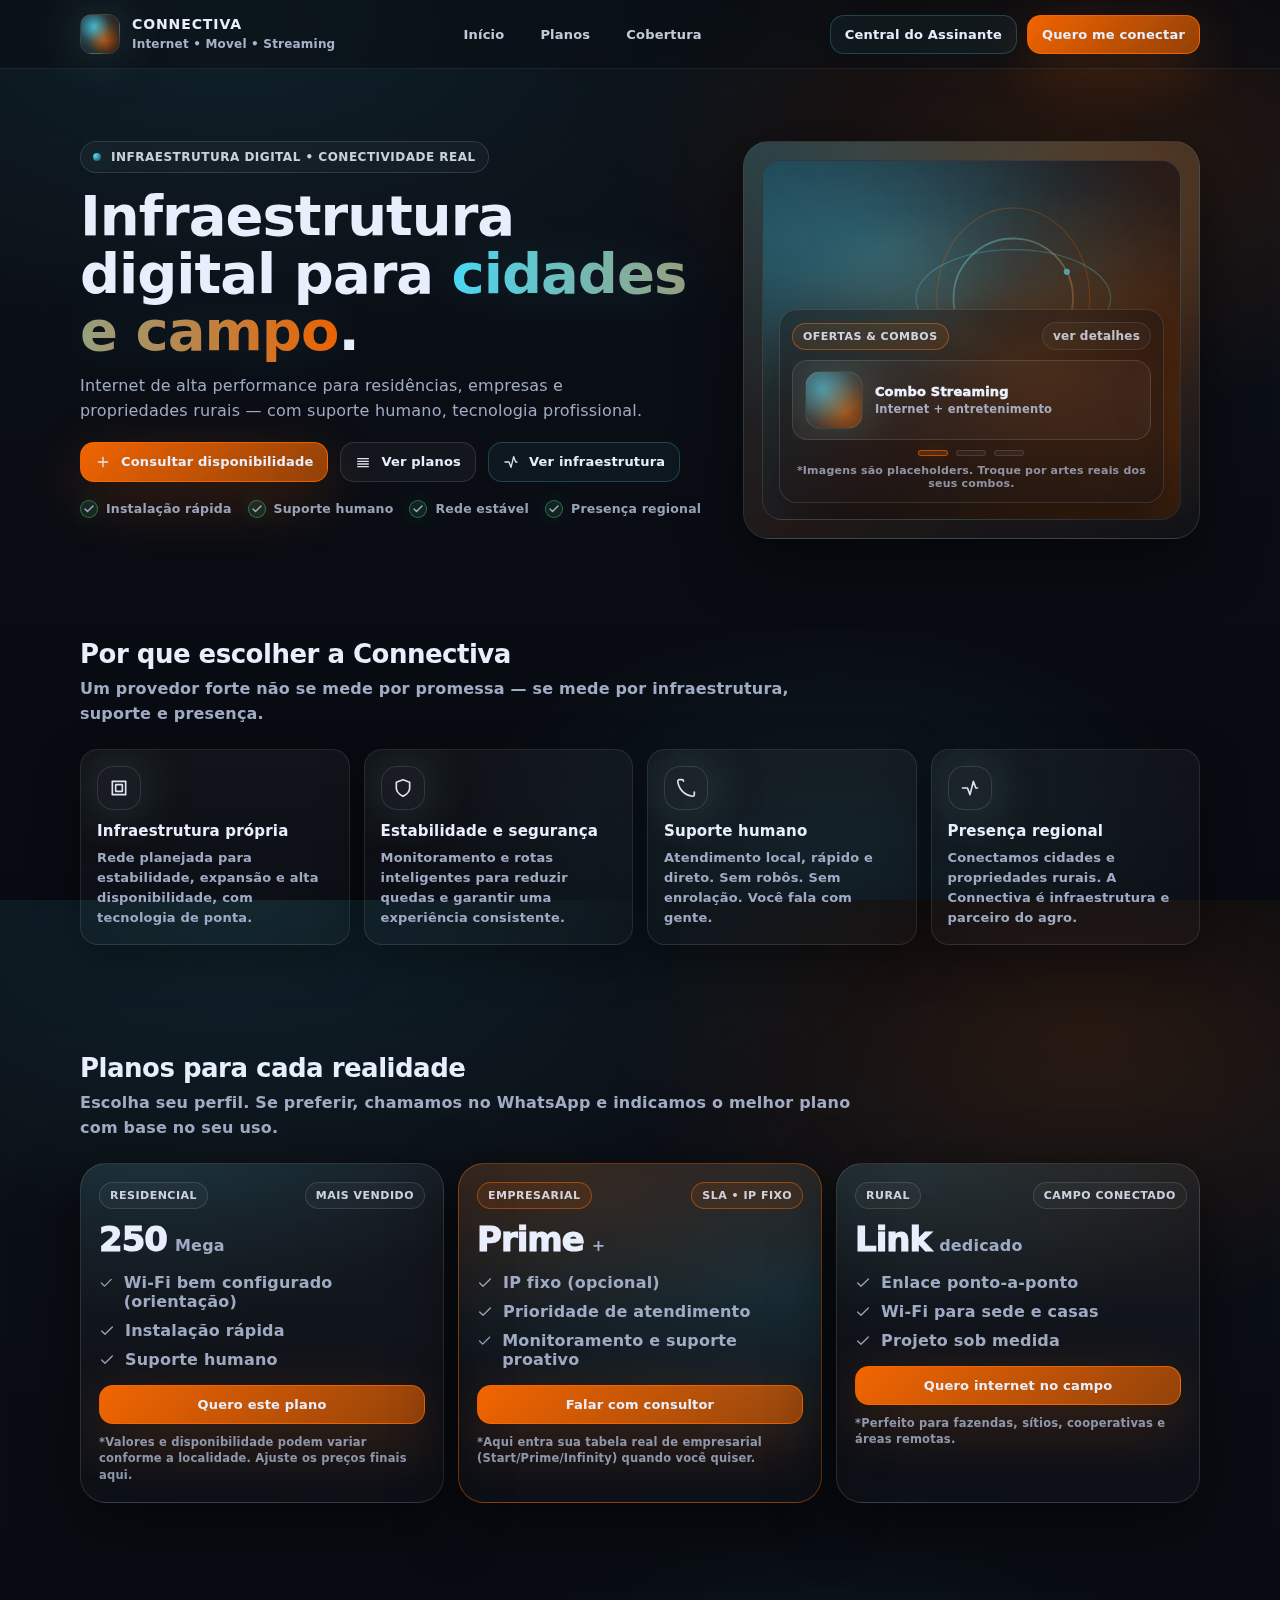
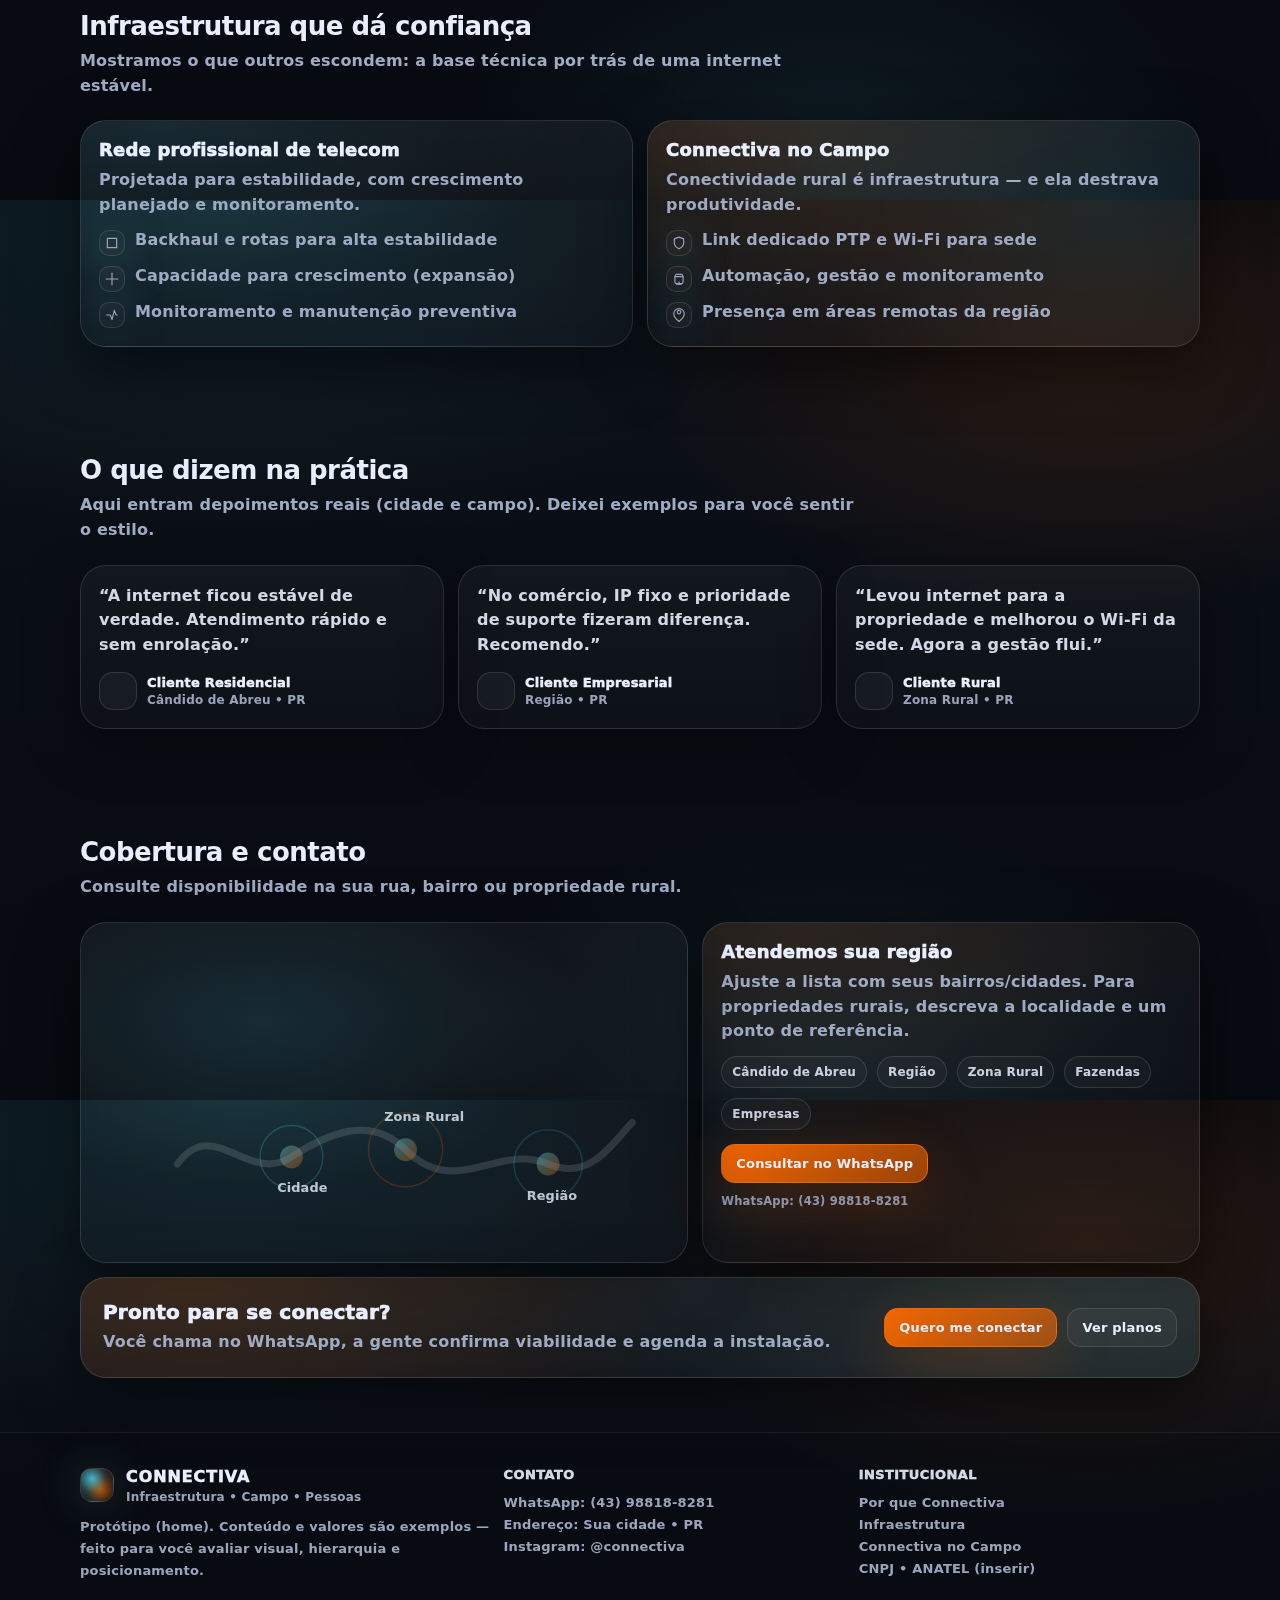
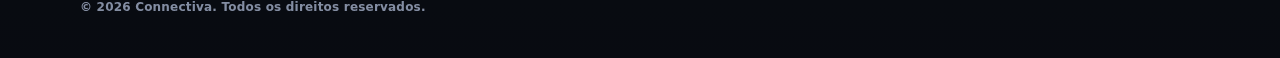
<file: index.html>
<!DOCTYPE html>
<html lang="pt-BR">
<head>
  <meta charset="utf-8" />
  <meta name="viewport" content="width=device-width,initial-scale=1" />
  <title>Connectiva — Infraestrutura Digital</title>
  <meta name="description" content="Infraestrutura digital para cidades e campo. Internet fibra, rural e empresarial com suporte humano e presença regional." />

  <style>
    :root{
      --bg:#0b0f16;
      --text:#e8eefc;
      --muted:#a7b2cc;
      --line:rgba(255,255,255,.08);
      --orange:#ff6a00;
      --cyan:#4de3ff;
      --good:#55f39b;
      --shadow: 0 18px 60px rgba(0,0,0,.55);
      --radius: 18px;
      --radius2: 26px;
      --max: 1160px;
      --glow: 0 0 48px rgba(77,227,255,.18), 0 0 72px rgba(255,106,0,.16);
      --font: ui-sans-serif, system-ui, -apple-system, Segoe UI, Roboto, Arial, "Helvetica Neue", "Noto Sans", "Liberation Sans", sans-serif;
    }
    *{box-sizing:border-box}
    html,body{height:100%}
    html{scroll-behavior:smooth}
    body{
      margin:0;
      background:
        radial-gradient(1200px 600px at 18% 0%, rgba(77,227,255,.11), transparent 55%),
        radial-gradient(900px 520px at 85% 16%, rgba(255,106,0,.12), transparent 52%),
        radial-gradient(700px 420px at 65% 95%, rgba(77,227,255,.08), transparent 55%),
        linear-gradient(180deg, #070a10, var(--bg) 26%, #070a10);
      color:var(--text);
      font-family: var(--font);
      letter-spacing: .2px;
      overflow-x:hidden;
    }
    a{color:inherit;text-decoration:none}
    .wrap{max-width:var(--max); margin:0 auto; padding:0 20px}

    /* Header */
    .topbar{
      position:sticky; top:0; z-index:50;
      backdrop-filter: blur(14px);
      background: rgba(9,12,18,.55);
      border-bottom: 1px solid var(--line);
    }
    .nav{
      display:flex; align-items:center; justify-content:space-between;
      padding:14px 0;
      gap:12px;
    }
    .brand{
      display:flex; align-items:center; gap:12px;
      min-width: 220px;
    }
    .logo{
      width:40px;height:40px;border-radius:12px;
      background:
        radial-gradient(circle at 35% 30%, rgba(77,227,255,.75), rgba(77,227,255,.08) 42%, transparent 56%),
        radial-gradient(circle at 60% 65%, rgba(255,106,0,.65), rgba(255,106,0,.08) 46%, transparent 60%),
        linear-gradient(145deg, rgba(255,255,255,.10), rgba(255,255,255,.02));
      border: 1px solid rgba(255,255,255,.12);
      box-shadow: var(--glow);
      position:relative;
      overflow:hidden;
    }
    .logo:before{
      content:"";
      position:absolute; inset:-20%;
      background: conic-gradient(from 180deg, rgba(77,227,255,.0), rgba(77,227,255,.28), rgba(255,106,0,.0), rgba(255,106,0,.25), rgba(77,227,255,.0));
      filter: blur(10px);
      animation: spin 6.5s linear infinite;
      opacity:.9;
    }
    @keyframes spin{to{transform:rotate(360deg)}}
    .brand h1{
      margin:0; font-size:14px; line-height:1.1; font-weight:800; letter-spacing:.9px;
      text-transform:uppercase;
    }
    .brand span{display:block;color:var(--muted); font-size:12px; font-weight:600; margin-top:4px}

    .links{
      display:flex; gap:14px; align-items:center; justify-content:center;
      flex:1;
    }
    .links a{
      color: rgba(232,238,252,.84);
      font-weight:650;
      font-size:13px;
      padding:10px 10px;
      border-radius: 12px;
      border: 1px solid transparent;
      transition:.18s ease;
    }
    .links a:hover{
      border-color: rgba(255,255,255,.12);
      background: rgba(255,255,255,.03);
    }

    .actions{display:flex; gap:10px; align-items:center; min-width: 220px; justify-content:flex-end}
    .btn{
      display:inline-flex; align-items:center; justify-content:center; gap:10px;
      padding:11px 14px;
      border-radius: 14px;
      border: 1px solid rgba(255,255,255,.12);
      background: rgba(255,255,255,.04);
      color: var(--text);
      font-weight:750;
      font-size:13px;
      transition: transform .16s ease, background .16s ease, border-color .16s ease;
      cursor:pointer;
      user-select:none;
      white-space:nowrap;
    }
    .btn:hover{transform: translateY(-1px); border-color: rgba(255,255,255,.18); background: rgba(255,255,255,.06)}
    .btn.primary{
      background: linear-gradient(135deg, rgba(255,106,0,.95), rgba(255,106,0,.55));
      border-color: rgba(255,106,0,.75);
      box-shadow: 0 18px 58px rgba(255,106,0,.22);
    }
    .btn.primary:hover{background: linear-gradient(135deg, rgba(255,106,0,1), rgba(255,106,0,.60));}
    .btn.ghost{
      border-color: rgba(77,227,255,.22);
      background: rgba(77,227,255,.05);
    }
    .icon{
      width:16px; height:16px; display:inline-block;
      opacity:.95;
    }

    /* Hero */
    .hero{padding: 72px 0 46px; position:relative;}
    .heroGrid{
      display:grid;
      grid-template-columns: 1.25fr .9fr;
      gap: 28px;
      align-items:stretch;
    }
    .kicker{
      display:inline-flex; align-items:center; gap:10px;
      padding: 8px 12px;
      border-radius: 999px;
      border: 1px solid rgba(255,255,255,.12);
      background: rgba(255,255,255,.03);
      color: rgba(232,238,252,.86);
      font-weight:800;
      font-size:12px;
      letter-spacing:.5px;
      text-transform:uppercase;
      width:fit-content;
    }
    .dot{
      width:8px; height:8px; border-radius:99px;
      background: radial-gradient(circle at 30% 30%, var(--cyan), rgba(77,227,255,.12));
      box-shadow: 0 0 24px rgba(77,227,255,.38);
    }
    .title{
      font-size: clamp(34px, 4.6vw, 56px);
      line-height: 1.03;
      margin: 14px 0 14px;
      font-weight: 900;
      letter-spacing: -1px;
    }
    .title em{
      font-style: normal;
      background: linear-gradient(90deg, rgba(77,227,255,.95), rgba(255,106,0,.92));
      -webkit-background-clip: text;
      background-clip:text;
      color: transparent;
      filter: drop-shadow(0 0 24px rgba(77,227,255,.12));
    }
    .sub{
      color: rgba(167,178,204,.96);
      font-size: 16px;
      line-height: 1.55;
      max-width: 58ch;
      margin: 0 0 18px;
    }
    .heroCtas{display:flex; gap:12px; flex-wrap:wrap; margin: 18px 0 18px}
    .micro{
      display:flex; gap:16px; flex-wrap:wrap; margin-top: 14px;
      color: rgba(167,178,204,.9);
      font-weight:700;
      font-size:12.5px;
    }
    .micro div{display:flex; align-items:center; gap:8px}
    .check{
      width:18px;height:18px;border-radius: 999px;
      background: rgba(85,243,155,.10);
      border:1px solid rgba(85,243,155,.35);
      display:grid; place-items:center;
      box-shadow: 0 0 22px rgba(85,243,155,.10);
    }
    .check svg{width:12px;height:12px}
    .heroCard{
      border-radius: var(--radius2);
      border: 1px solid rgba(255,255,255,.12);
      background:
        radial-gradient(900px 520px at 20% 0%, rgba(77,227,255,.12), transparent 55%),
        radial-gradient(800px 500px at 90% 30%, rgba(255,106,0,.12), transparent 58%),
        linear-gradient(180deg, rgba(255,255,255,.05), rgba(255,255,255,.02));
      box-shadow: var(--shadow);
      padding: 18px;
      position:relative;
      overflow:hidden;
    }
    .heroCard:after{
      content:"";
      position:absolute; inset: -1px;
      border-radius: var(--radius2);
      background: linear-gradient(135deg, rgba(77,227,255,.10), rgba(255,106,0,.10), rgba(255,255,255,0));
      pointer-events:none;
      mix-blend-mode: screen;
      opacity:.8;
    }
    .mock{
      height: 100%;
      min-height: 360px;
      border-radius: 20px;
      border: 1px solid rgba(255,255,255,.10);
      background:
        radial-gradient(500px 260px at 30% 25%, rgba(77,227,255,.22), transparent 60%),
        radial-gradient(520px 300px at 70% 60%, rgba(255,106,0,.20), transparent 62%),
        linear-gradient(135deg, rgba(12,19,32,.95), rgba(9,12,18,.85));
      position:relative;
      overflow:hidden;
    }
    .mock .grid{
      position:absolute; inset:-2px;
      background-image:
        linear-gradient(rgba(255,255,255,.06) 1px, transparent 1px),
        linear-gradient(90deg, rgba(255,255,255,.06) 1px, transparent 1px);
      background-size: 40px 40px;
      opacity:.22;
      mask-image: radial-gradient(circle at 35% 35%, black 0%, transparent 72%);
    }
    .mock .beam{
      position:absolute; inset:-40%;
      background: conic-gradient(from 210deg, rgba(77,227,255,.0), rgba(77,227,255,.22), rgba(255,106,0,.0), rgba(255,106,0,.22), rgba(77,227,255,.0));
      filter: blur(26px);
      animation: spin 10s linear infinite;
      opacity:.75;
    }
    .mock .stats{
      position:absolute; left:16px; right:16px; bottom:16px;
      display:grid; grid-template-columns: 1fr 1fr;
      gap: 10px;
    }
    .pill{
      border-radius: 16px;
      border: 1px solid rgba(255,255,255,.12);
      background: rgba(255,255,255,.04);
      padding: 10px 12px;
      display:flex; gap:10px; align-items:center;
    }
    .pill strong{display:block; font-size:13px}
    .pill span{display:block; font-size:11.5px; color:rgba(167,178,204,.95); margin-top:2px; font-weight:700}
    .orb{
      width:34px;height:34px;border-radius: 14px;
      background:
        radial-gradient(circle at 30% 30%, rgba(77,227,255,.55), rgba(77,227,255,.05) 55%, transparent 66%),
        radial-gradient(circle at 60% 70%, rgba(255,106,0,.55), rgba(255,106,0,.05) 55%, transparent 70%),
        linear-gradient(135deg, rgba(255,255,255,.10), rgba(255,255,255,.02));
      border: 1px solid rgba(255,255,255,.12);
      box-shadow: var(--glow);
    }

    /* Sections */
    section{padding: 54px 0}
    .sectionTitle{
      font-size: 26px;
      margin: 0 0 8px;
      font-weight: 900;
      letter-spacing: -.5px;
    }
    .sectionSub{
      margin: 0 0 22px;
      color: rgba(167,178,204,.96);
      line-height: 1.55;
      max-width: 70ch;
      font-weight:650;
    }
    .cards{
      display:grid;
      grid-template-columns: repeat(4, 1fr);
      gap: 14px;
    }
    .card{
      border-radius: var(--radius);
      border: 1px solid rgba(255,255,255,.10);
      background: linear-gradient(180deg, rgba(255,255,255,.04), rgba(255,255,255,.02));
      padding: 16px;
      box-shadow: 0 14px 46px rgba(0,0,0,.34);
      position:relative;
      overflow:hidden;
      transition: transform .16s ease, border-color .16s ease, background .16s ease;
    }
    .card:hover{transform: translateY(-2px); border-color: rgba(255,255,255,.16); background: linear-gradient(180deg, rgba(255,255,255,.055), rgba(255,255,255,.02));}
    .card h3{
      margin: 12px 0 8px;
      font-size: 15px;
      font-weight: 900;
    }
    .card p{
      margin: 0;
      color: rgba(167,178,204,.95);
      line-height: 1.55;
      font-weight:650;
      font-size: 13px;
    }
    .badge{
      width:44px;height:44px;border-radius: 16px;
      border: 1px solid rgba(255,255,255,.12);
      background: rgba(255,255,255,.04);
      display:grid; place-items:center;
      box-shadow: var(--glow);
    }
    .badge svg{width:20px;height:20px; opacity:.95}

    /* Plans */
    .plans{
      display:grid;
      grid-template-columns: repeat(3, 1fr);
      gap: 14px;
    }
    .plan{
      border-radius: var(--radius2);
      border: 1px solid rgba(255,255,255,.12);
      background:
        radial-gradient(600px 260px at 20% 0%, rgba(77,227,255,.10), transparent 58%),
        linear-gradient(180deg, rgba(255,255,255,.045), rgba(255,255,255,.02));
      padding: 18px;
      box-shadow: var(--shadow);
      position:relative;
      overflow:hidden;
    }
    .plan.featured{
      border-color: rgba(255,106,0,.42);
      background:
        radial-gradient(720px 280px at 20% 0%, rgba(255,106,0,.14), transparent 58%),
        radial-gradient(620px 280px at 90% 35%, rgba(77,227,255,.10), transparent 62%),
        linear-gradient(180deg, rgba(255,255,255,.05), rgba(255,255,255,.02));
    }
    .planTop{display:flex; justify-content:space-between; align-items:flex-start; gap:10px}
    .tag{
      display:inline-flex; align-items:center; gap:8px;
      padding: 6px 10px;
      border-radius: 999px;
      border: 1px solid rgba(255,255,255,.12);
      background: rgba(255,255,255,.03);
      font-size: 11px;
      font-weight: 900;
      letter-spacing: .5px;
      text-transform: uppercase;
      color: rgba(232,238,252,.86);
      white-space:nowrap;
    }
    .tag.hot{border-color: rgba(255,106,0,.45); background: rgba(255,106,0,.10)}
    .price{
      margin-top: 10px;
      display:flex; align-items:baseline; gap:8px;
    }
    .price strong{font-size: 34px; font-weight: 950; letter-spacing: -1px}
    .price span{color: rgba(167,178,204,.95); font-weight:800}
    .plan ul{margin: 14px 0 16px; padding: 0; list-style:none; display:grid; gap:10px}
    .plan li{display:flex; align-items:flex-start; gap:10px; color: rgba(167,178,204,.95); font-weight:700}
    .plan li svg{width:16px;height:16px; margin-top:2px; opacity:.95}
    .plan .btn{width:100%}
    .fine{
      margin-top: 10px;
      color: rgba(167,178,204,.82);
      font-size: 11.5px;
      line-height: 1.45;
      font-weight: 650;
    }

    /* Split infra/campo */
    .split{
      display:grid;
      grid-template-columns: 1fr 1fr;
      gap: 14px;
      align-items: stretch;
    }
    .panel{
      border-radius: var(--radius2);
      border: 1px solid rgba(255,255,255,.12);
      background:
        radial-gradient(700px 320px at 15% 0%, rgba(77,227,255,.10), transparent 60%),
        linear-gradient(180deg, rgba(255,255,255,.045), rgba(255,255,255,.02));
      box-shadow: var(--shadow);
      padding: 18px;
      position:relative;
      overflow:hidden;
    }
    .panel.orange{
      background:
        radial-gradient(740px 320px at 15% 0%, rgba(255,106,0,.12), transparent 60%),
        radial-gradient(620px 320px at 85% 40%, rgba(77,227,255,.08), transparent 62%),
        linear-gradient(180deg, rgba(255,255,255,.045), rgba(255,255,255,.02));
    }
    .panel h3{margin: 0 0 8px; font-size: 18px; font-weight: 950}
    .panel p{margin: 0 0 12px; color: rgba(167,178,204,.95); line-height: 1.55; font-weight:650}
    .bullets{display:grid; gap:10px; margin:0; padding:0; list-style:none}
    .bullets li{display:flex; gap:10px; color: rgba(167,178,204,.95); font-weight:750}
    .bullets .mini{
      width:26px;height:26px;border-radius: 10px;
      border: 1px solid rgba(255,255,255,.12);
      background: rgba(255,255,255,.04);
      display:grid; place-items:center;
      box-shadow: var(--glow);
      flex:0 0 auto;
    }
    .bullets svg{width:14px;height:14px; opacity:.95}

    /* Testimonials */
    .testis{display:grid; grid-template-columns: repeat(3, 1fr); gap: 14px}
    .quote{
      border-radius: var(--radius2);
      border: 1px solid rgba(255,255,255,.12);
      background: linear-gradient(180deg, rgba(255,255,255,.04), rgba(255,255,255,.02));
      padding: 18px;
      box-shadow: 0 16px 54px rgba(0,0,0,.38);
    }
    .quote p{margin: 0 0 14px; color: rgba(232,238,252,.9); line-height:1.55; font-weight:700}
    .who{display:flex; align-items:center; gap:10px}
    .avatar{width:38px;height:38px;border-radius: 14px; border:1px solid rgba(255,255,255,.12); background: rgba(255,255,255,.04)}
    .who strong{display:block; font-weight:950; font-size: 13px}
    .who span{display:block; color: rgba(167,178,204,.9); font-weight:700; font-size: 12px; margin-top:3px}

    /* Coverage */
    .coverage{
      display:grid; grid-template-columns: 1.1fr .9fr; gap: 14px; align-items: stretch;
    }
    .map{
      border-radius: var(--radius2);
      border: 1px solid rgba(255,255,255,.12);
      background:
        radial-gradient(520px 260px at 30% 30%, rgba(77,227,255,.12), transparent 62%),
        linear-gradient(180deg, rgba(255,255,255,.04), rgba(255,255,255,.02));
      box-shadow: var(--shadow);
      padding: 18px;
      position:relative;
      overflow:hidden;
      min-height: 280px;
    }
    .map svg{width:100%; height:100%; opacity:.95}
    .cities{
      border-radius: var(--radius2);
      border: 1px solid rgba(255,255,255,.12);
      background:
        radial-gradient(680px 320px at 20% 0%, rgba(255,106,0,.10), transparent 62%),
        linear-gradient(180deg, rgba(255,255,255,.04), rgba(255,255,255,.02));
      box-shadow: var(--shadow);
      padding: 18px;
    }
    .cityList{display:flex; flex-wrap:wrap; gap:10px; margin: 10px 0 14px}
    .chip{
      padding: 8px 10px;
      border-radius: 999px;
      border: 1px solid rgba(255,255,255,.12);
      background: rgba(255,255,255,.03);
      color: rgba(232,238,252,.86);
      font-weight:850;
      font-size: 12px;
    }

    /* CTA */
    .cta{
      border-radius: 26px;
      border: 1px solid rgba(255,255,255,.12);
      background:
        radial-gradient(900px 420px at 10% 0%, rgba(255,106,0,.16), transparent 60%),
        radial-gradient(900px 420px at 90% 40%, rgba(77,227,255,.12), transparent 62%),
        linear-gradient(180deg, rgba(255,255,255,.045), rgba(255,255,255,.02));
      box-shadow: var(--shadow);
      padding: 22px;
      display:flex;
      align-items:center;
      justify-content:space-between;
      gap:14px;
      overflow:hidden;
      position:relative;
    }
    .cta h3{margin:0; font-size: 20px; font-weight: 950}
    .cta p{margin:6px 0 0; color: rgba(167,178,204,.95); font-weight:650; line-height:1.55; max-width: 70ch}

    footer{
      padding: 34px 0 44px;
      border-top: 1px solid var(--line);
      background: rgba(0,0,0,.10);
    }
    .foot{
      display:grid;
      grid-template-columns: 1.2fr 1fr 1fr;
      gap: 14px;
      align-items:start;
    }
    .foot h4{margin: 0 0 10px; font-size: 13px; font-weight: 950; letter-spacing:.4px; text-transform:uppercase; color: rgba(232,238,252,.9)}
    .foot p, .foot a{
      margin: 0;
      color: rgba(167,178,204,.92);
      font-weight:650;
      line-height:1.7;
      font-size: 13px;
    }
    .muted{color: rgba(167,178,204,.92)}
    .small{margin-top: 18px; font-size: 12px; color: rgba(167,178,204,.78); font-weight:650}


    /* Marketing showcase (Hero right) */
    .showcase{
      position:absolute;
      left:16px; right:16px; bottom:16px;
      border-radius: 18px;
      border: 1px solid rgba(255,255,255,.12);
      background: rgba(9,12,18,.45);
      backdrop-filter: blur(10px);
      padding: 12px;
      box-shadow: 0 18px 50px rgba(0,0,0,.45);
    }
    .showcaseHead{
      display:flex; align-items:center; justify-content:space-between; gap:10px;
      margin-bottom: 10px;
    }
    .miniLink{
      font-size: 12px;
      font-weight: 900;
      color: rgba(232,238,252,.82);
      opacity:.95;
      padding: 6px 10px;
      border-radius: 999px;
      border: 1px solid rgba(255,255,255,.10);
      background: rgba(255,255,255,.03);
    }
    .miniLink:hover{background: rgba(255,255,255,.05)}
    .showcaseTrack{
      display:grid;
      grid-auto-flow: column;
      grid-auto-columns: 100%;
      gap: 10px;
      overflow:hidden;
      scroll-behavior:smooth;
    }
    .offerCard{
      display:flex;
      gap: 12px;
      align-items:center;
      padding: 10px 12px;
      border-radius: 16px;
      border: 1px solid rgba(255,255,255,.12);
      background: rgba(255,255,255,.04);
      transition: transform .16s ease, background .16s ease, border-color .16s ease;
      min-height: 74px;
    }
    .offerCard:hover{transform: translateY(-1px); border-color: rgba(255,255,255,.18); background: rgba(255,255,255,.06)}
    .offerImg{
      width: 58px; height: 58px;
      border-radius: 16px;
      border: 1px solid rgba(255,255,255,.12);
      box-shadow: var(--glow);
      flex: 0 0 auto;
      background-size: cover;
      background-position: center;
      background-repeat: no-repeat;
    }
    /* Placeholders: troque por URLs reais (ex: url('assets/combo-streaming.jpg')) */
    .offer1{background-image:
      radial-gradient(circle at 30% 30%, rgba(77,227,255,.55), rgba(77,227,255,.08) 55%, transparent 70%),
      radial-gradient(circle at 70% 70%, rgba(255,106,0,.55), rgba(255,106,0,.08) 55%, transparent 72%),
      linear-gradient(135deg, rgba(255,255,255,.10), rgba(255,255,255,.02));
    }
    .offer2{background-image:
      radial-gradient(circle at 30% 30%, rgba(255,106,0,.55), rgba(255,106,0,.08) 55%, transparent 70%),
      radial-gradient(circle at 70% 70%, rgba(77,227,255,.55), rgba(77,227,255,.08) 55%, transparent 72%),
      linear-gradient(135deg, rgba(255,255,255,.10), rgba(255,255,255,.02));
    }
    .offer3{background-image:
      radial-gradient(circle at 30% 30%, rgba(85,243,155,.50), rgba(85,243,155,.08) 55%, transparent 70%),
      radial-gradient(circle at 70% 70%, rgba(77,227,255,.45), rgba(77,227,255,.08) 55%, transparent 72%),
      linear-gradient(135deg, rgba(255,255,255,.10), rgba(255,255,255,.02));
    }
    .offerTxt strong{display:block; font-size: 13px; font-weight: 950}
    .offerTxt span{display:block; font-size: 11.5px; color: rgba(167,178,204,.95); margin-top:3px; font-weight: 750}
    .dots{
      display:flex; justify-content:center; gap:8px;
      margin-top: 10px;
    }
    .dotBtn{
      width: 30px; height: 6px; border-radius: 999px;
      border: 1px solid rgba(255,255,255,.12);
      background: rgba(255,255,255,.04);
      cursor:pointer;
    }
    .dotBtn.active{
      border-color: rgba(255,106,0,.55);
      background: rgba(255,106,0,.22);
      box-shadow: 0 0 18px rgba(255,106,0,.18);
    }
    .showcaseNote{
      margin-top: 8px;
      font-size: 11px;
      color: rgba(167,178,204,.78);
      font-weight: 650;
      text-align:center;
    }



    /* Kicker rotating text */
    #kickerText{
      display:inline-block;
      transition: opacity .28s ease, transform .28s ease;
      will-change: opacity, transform;
    }
    .kickerFadeOut{
      opacity: 0;
      transform: translateY(2px);
    }


    /* Responsive */
    @media (max-width: 980px){
      .heroGrid{grid-template-columns: 1fr}
      .cards{grid-template-columns: 1fr 1fr}
      .plans{grid-template-columns: 1fr}
      .split{grid-template-columns: 1fr}
      .testis{grid-template-columns: 1fr}
      .coverage{grid-template-columns: 1fr}
      .actions{min-width:auto}
      .brand{min-width:auto}
      .cta{flex-direction:column; align-items:flex-start}
    }
    @media (max-width: 720px){
      .links{display:none}
    }
    @media (max-width: 520px){
      .cards{grid-template-columns: 1fr}
      .btn{width:100%}
      .actions{display:none}
      .hero{padding-top: 44px}
    }
  </style>
</head>

<body>

  <!-- HEADER (atualizado conforme pedido) -->
  <div class="topbar" id="inicio">
    <div class="wrap">
      <div class="nav">
        <a class="brand" href="#inicio" aria-label="Ir para o início">
          <div class="logo" aria-hidden="true"></div>
          <div>
            <h1>CONNECTIVA</h1>
            <span>Internet • Movel • Streaming</span>
          </div>
        </a>

        <nav class="links" aria-label="Navegação principal">
          <a href="#inicio">Início</a>
          <a href="#planos">Planos</a>
          <a href="#cobertura">Cobertura</a>
        </nav>

        <div class="actions">
          <a class="btn ghost" href="https://connectivahub.sgp.tsmx.com.br/accounts/central/login" target="_blank" rel="noopener">
            Central do Assinante
          </a>

          <a class="btn primary" href="https://wa.me/5543988188281?text=Ol%C3%A1%21%20Quero%20me%20conectar%20com%20a%20Connectiva.%20Pode%20me%20ajudar%20com%20disponibilidade%20e%20planos%3F" target="_blank" rel="noopener">
            Quero me conectar
          </a>
        </div>
      </div>
    </div>
  </div>

  <!-- HERO -->
  <header class="hero">
    <div class="wrap">
      <div class="heroGrid">
        <div>
          <div class="kicker"><span class="dot"></span> <span id="kickerText">Infraestrutura digital • cidade e campo</span></div>
          <h2 class="title">Infraestrutura digital para <em>cidades e campo</em>.</h2>
          <p class="sub">
            Internet de alta performance para residências, empresas e propriedades rurais — com suporte humano,
            tecnologia profissional.
          </p>

          <div class="heroCtas">
            <a class="btn primary" href="https://wa.me/5543988188281?text=Ol%C3%A1%21%20Quero%20consultar%20disponibilidade%20e%20planos%20da%20Connectiva." target="_blank" rel="noopener">
              <span class="icon" aria-hidden="true">
                <svg viewBox="0 0 24 24" fill="none" stroke="currentColor" stroke-width="2" stroke-linecap="round" stroke-linejoin="round">
                  <path d="M5 12h14"></path><path d="M12 5v14"></path>
                </svg>
              </span>
              Consultar disponibilidade
            </a>
            <a class="btn" href="#planos">
              <span class="icon" aria-hidden="true">
                <svg viewBox="0 0 24 24" fill="none" stroke="currentColor" stroke-width="2" stroke-linecap="round" stroke-linejoin="round">
                  <path d="M4 19h16"></path>
                  <path d="M4 15h16"></path>
                  <path d="M4 11h16"></path>
                  <path d="M4 7h16"></path>
                </svg>
              </span>
              Ver planos
            </a>
            <a class="btn ghost" href="#infra">
              <span class="icon" aria-hidden="true">
                <svg viewBox="0 0 24 24" fill="none" stroke="currentColor" stroke-width="2" stroke-linecap="round" stroke-linejoin="round">
                  <path d="M3 12h6l3 8 4-16 3 8h2"></path>
                </svg>
              </span>
              Ver infraestrutura
            </a>
          </div>

          <div class="micro">
            <div><span class="check" aria-hidden="true"><svg viewBox="0 0 24 24" fill="none" stroke="currentColor" stroke-width="3" stroke-linecap="round" stroke-linejoin="round"><path d="M20 6 9 17l-5-5"/></svg></span> Instalação rápida</div>
            <div><span class="check" aria-hidden="true"><svg viewBox="0 0 24 24" fill="none" stroke="currentColor" stroke-width="3" stroke-linecap="round" stroke-linejoin="round"><path d="M20 6 9 17l-5-5"/></svg></span> Suporte humano</div>
            <div><span class="check" aria-hidden="true"><svg viewBox="0 0 24 24" fill="none" stroke="currentColor" stroke-width="3" stroke-linecap="round" stroke-linejoin="round"><path d="M20 6 9 17l-5-5"/></svg></span> Rede estável</div>
            <div><span class="check" aria-hidden="true"><svg viewBox="0 0 24 24" fill="none" stroke="currentColor" stroke-width="3" stroke-linecap="round" stroke-linejoin="round"><path d="M20 6 9 17l-5-5"/></svg></span> Presença regional</div>
          </div>
        </div>

        <div class="heroCard" aria-label="Demonstração visual do posicionamento Connectiva">
          <div class="mock">
            <div class="beam" aria-hidden="true"></div>
            <div class="grid" aria-hidden="true"></div>

            <svg viewBox="0 0 600 420" style="position:absolute; inset:0; width:100%; height:100%; opacity:.75;">
              <defs>
                <linearGradient id="g1" x1="0" y1="0" x2="1" y2="1">
                  <stop offset="0" stop-color="rgba(77,227,255,.85)"/>
                  <stop offset="1" stop-color="rgba(255,106,0,.75)"/>
                </linearGradient>
              </defs>
              <circle cx="360" cy="150" r="86" fill="none" stroke="url(#g1)" stroke-width="2.6" opacity=".65"/>
              <ellipse cx="360" cy="150" rx="140" ry="70" fill="none" stroke="rgba(77,227,255,.35)" stroke-width="1.7"/>
              <ellipse cx="360" cy="150" rx="110" ry="130" fill="none" stroke="rgba(255,106,0,.30)" stroke-width="1.7"/>
              <circle cx="437" cy="112" r="4.5" fill="rgba(77,227,255,.8)"/>
              <circle cx="292" cy="198" r="4.5" fill="rgba(255,106,0,.85)"/>
              <path d="M90 295 C 200 235, 270 330, 360 285 C 430 250, 510 290, 560 260" fill="none" stroke="rgba(255,255,255,.20)" stroke-width="2" opacity=".65"/>
              <path d="M70 315 C 180 265, 260 355, 360 305 C 440 270, 520 315, 580 290" fill="none" stroke="rgba(255,255,255,.12)" stroke-width="2" opacity=".55"/>
            </svg>

            
            <div class="showcase" aria-label="Vitrine de ofertas e combos">
              <div class="showcaseHead">
                <div class="tag hot">Ofertas & Combos</div>
                <a class="miniLink" href="#planos">ver detalhes</a>
              </div>

              <div class="showcaseTrack" id="showcaseTrack">
                <a class="offerCard" href="#planos" data-offer="1">
                  <div class="offerImg offer1" aria-hidden="true"></div>
                  <div class="offerTxt">
                    <strong>Combo Streaming</strong>
                    <span>Internet + entretenimento</span>
                  </div>
                </a>

                <a class="offerCard" href="#planos" data-offer="2">
                  <div class="offerImg offer2" aria-hidden="true"></div>
                  <div class="offerTxt">
                    <strong>Wi‑Fi Premium</strong>
                    <span>Casa/empresa bem coberta</span>
                  </div>
                </a>

                <a class="offerCard" href="#planos" data-offer="3">
                  <div class="offerImg offer3" aria-hidden="true"></div>
                  <div class="offerTxt">
                    <strong>Connectiva no Campo</strong>
                    <span>Link dedicado + Wi‑Fi sede</span>
                  </div>
                </a>
              </div>

              <div class="dots" aria-hidden="true">
                <button class="dotBtn active" data-go="0" aria-label="Oferta 1"></button>
                <button class="dotBtn" data-go="1" aria-label="Oferta 2"></button>
                <button class="dotBtn" data-go="2" aria-label="Oferta 3"></button>
              </div>

              <div class="showcaseNote">*Imagens são placeholders. Troque por artes reais dos seus combos.</div>
            </div>


          </div>
        </div>
      </div>
    </div>
  </header>

  <!-- BENEFÍCIOS -->
  <section id="beneficios">
    <div class="wrap">
      <h3 class="sectionTitle">Por que escolher a Connectiva</h3>
      <p class="sectionSub">Um provedor forte não se mede por promessa — se mede por infraestrutura, suporte e presença.</p>

      <div class="cards">
        <div class="card">
          <div class="badge" aria-hidden="true">
            <svg viewBox="0 0 24 24" fill="none" stroke="currentColor" stroke-width="2" stroke-linecap="round" stroke-linejoin="round">
              <path d="M4 4h16v16H4z"></path>
              <path d="M8 8h8v8H8z"></path>
            </svg>
          </div>
          <h3>Infraestrutura própria</h3>
          <p>Rede planejada para estabilidade, expansão e alta disponibilidade, com tecnologia de ponta.</p>
        </div>

        <div class="card">
          <div class="badge" aria-hidden="true">
            <svg viewBox="0 0 24 24" fill="none" stroke="currentColor" stroke-width="2" stroke-linecap="round" stroke-linejoin="round">
              <path d="M12 22s8-4 8-10V5l-8-3-8 3v7c0 6 8 10 8 10z"></path>
            </svg>
          </div>
          <h3>Estabilidade e segurança</h3>
          <p>Monitoramento e rotas inteligentes para reduzir quedas e garantir uma experiência consistente.</p>
        </div>

        <div class="card">
          <div class="badge" aria-hidden="true">
            <svg viewBox="0 0 24 24" fill="none" stroke="currentColor" stroke-width="2" stroke-linecap="round" stroke-linejoin="round">
              <path d="M22 16.92v3a2 2 0 0 1-2.18 2 19.86 19.86 0 0 1-8.63-3.07 19.5 19.5 0 0 1-6-6A19.86 19.86 0 0 1 2.08 4.18 2 2 0 0 1 4.06 2h3a2 2 0 0 1 2 1.72"></path>
            </svg>
          </div>
          <h3>Suporte humano</h3>
          <p>Atendimento local, rápido e direto. Sem robôs. Sem enrolação. Você fala com gente.</p>
        </div>

        <div class="card">
          <div class="badge" aria-hidden="true">
            <svg viewBox="0 0 24 24" fill="none" stroke="currentColor" stroke-width="2" stroke-linecap="round" stroke-linejoin="round">
              <path d="M3 12h6l3 8 4-16 3 8h2"></path>
            </svg>
          </div>
          <h3>Presença regional</h3>
          <p>Conectamos cidades e propriedades rurais. A Connectiva é infraestrutura e parceiro do agro.</p>
        </div>
      </div>
    </div>
  </section>

  <!-- PLANOS -->
  <section id="planos">
    <div class="wrap">
      <h3 class="sectionTitle">Planos para cada realidade</h3>
      <p class="sectionSub">Escolha seu perfil. Se preferir, chamamos no WhatsApp e indicamos o melhor plano com base no seu uso.</p>

      <div class="plans">
        <div class="plan">
          <div class="planTop">
            <div>
              <div class="tag">Residencial</div>
              <div class="price"><strong>250</strong><span>Mega</span></div>
            </div>
            <div class="tag">Mais vendido</div>
          </div>
          <ul>
            <li><svg viewBox="0 0 24 24" fill="none" stroke="currentColor" stroke-width="2" stroke-linecap="round" stroke-linejoin="round"><path d="M20 6 9 17l-5-5"/></svg> Wi-Fi bem configurado (orientação)</li>
            <li><svg viewBox="0 0 24 24" fill="none" stroke="currentColor" stroke-width="2" stroke-linecap="round" stroke-linejoin="round"><path d="M20 6 9 17l-5-5"/></svg> Instalação rápida</li>
            <li><svg viewBox="0 0 24 24" fill="none" stroke="currentColor" stroke-width="2" stroke-linecap="round" stroke-linejoin="round"><path d="M20 6 9 17l-5-5"/></svg> Suporte humano</li>
          </ul>
          <a class="btn primary" href="https://wa.me/5543988188281?text=Ol%C3%A1%21%20Quero%20o%20plano%20Residencial%20250%20Mega.%20Pode%20ver%20viabilidade%20para%20mim%3F" target="_blank" rel="noopener">Quero este plano</a>
          <div class="fine">*Valores e disponibilidade podem variar conforme a localidade. Ajuste os preços finais aqui.</div>
        </div>

        <div class="plan featured">
          <div class="planTop">
            <div>
              <div class="tag hot">Empresarial</div>
              <div class="price"><strong>Prime</strong><span>+</span></div>
            </div>
            <div class="tag hot">SLA • IP Fixo</div>
          </div>
          <ul>
            <li><svg viewBox="0 0 24 24" fill="none" stroke="currentColor" stroke-width="2" stroke-linecap="round" stroke-linejoin="round"><path d="M20 6 9 17l-5-5"/></svg> IP fixo (opcional)</li>
            <li><svg viewBox="0 0 24 24" fill="none" stroke="currentColor" stroke-width="2" stroke-linecap="round" stroke-linejoin="round"><path d="M20 6 9 17l-5-5"/></svg> Prioridade de atendimento</li>
            <li><svg viewBox="0 0 24 24" fill="none" stroke="currentColor" stroke-width="2" stroke-linecap="round" stroke-linejoin="round"><path d="M20 6 9 17l-5-5"/></svg> Monitoramento e suporte proativo</li>
          </ul>
          <a class="btn primary" href="https://wa.me/5543988188281?text=Ol%C3%A1%21%20Quero%20um%20plano%20Empresarial%20com%20SLA%20e%20op%C3%A7%C3%A3o%20de%20IP%20fixo.%20Pode%20me%20orientar%3F" target="_blank" rel="noopener">Falar com consultor</a>
          <div class="fine">*Aqui entra sua tabela real de empresarial (Start/Prime/Infinity) quando você quiser.</div>
        </div>

        <div class="plan">
          <div class="planTop">
            <div>
              <div class="tag">Rural</div>
              <div class="price"><strong>Link</strong><span>dedicado</span></div>
            </div>
            <div class="tag">Campo conectado</div>
          </div>
          <ul>
            <li><svg viewBox="0 0 24 24" fill="none" stroke="currentColor" stroke-width="2" stroke-linecap="round" stroke-linejoin="round"><path d="M20 6 9 17l-5-5"/></svg> Enlace ponto-a-ponto</li>
            <li><svg viewBox="0 0 24 24" fill="none" stroke="currentColor" stroke-width="2" stroke-linecap="round" stroke-linejoin="round"><path d="M20 6 9 17l-5-5"/></svg> Wi-Fi para sede e casas</li>
            <li><svg viewBox="0 0 24 24" fill="none" stroke="currentColor" stroke-width="2" stroke-linecap="round" stroke-linejoin="round"><path d="M20 6 9 17l-5-5"/></svg> Projeto sob medida</li>
          </ul>
          <a class="btn primary" href="https://wa.me/5543988188281?text=Ol%C3%A1%21%20Quero%20internet%20no%20campo%20(com%20link%20dedicado%20e%20Wi-Fi%20na%20sede).%20Pode%20me%20ajudar%20com%20um%20or%C3%A7amento%3F" target="_blank" rel="noopener">Quero internet no campo</a>
          <div class="fine">*Perfeito para fazendas, sítios, cooperativas e áreas remotas.</div>
        </div>
      </div>
    </div>
  </section>

  <!-- INFRA/CAMPO -->
  <section id="infra">
    <div class="wrap">
      <h3 class="sectionTitle">Infraestrutura que dá confiança</h3>
      <p class="sectionSub">Mostramos o que outros escondem: a base técnica por trás de uma internet estável.</p>

      <div class="split">
        <div class="panel">
          <h3>Rede profissional de telecom</h3>
          <p>Projetada para estabilidade, com crescimento planejado e monitoramento.</p>
          <ul class="bullets">
            <li><span class="mini" aria-hidden="true"><svg viewBox="0 0 24 24" fill="none" stroke="currentColor" stroke-width="2" stroke-linecap="round" stroke-linejoin="round"><path d="M4 4h16v16H4z"></path></svg></span> Backhaul e rotas para alta estabilidade</li>
            <li><span class="mini" aria-hidden="true"><svg viewBox="0 0 24 24" fill="none" stroke="currentColor" stroke-width="2" stroke-linecap="round" stroke-linejoin="round"><path d="M12 2v20"></path><path d="M2 12h20"></path></svg></span> Capacidade para crescimento (expansão)</li>
            <li><span class="mini" aria-hidden="true"><svg viewBox="0 0 24 24" fill="none" stroke="currentColor" stroke-width="2" stroke-linecap="round" stroke-linejoin="round"><path d="M3 12h6l3 8 4-16 3 8h2"></path></svg></span> Monitoramento e manutenção preventiva</li>
          </ul>
        </div>

        <div class="panel orange" id="campo">
          <h3>Connectiva no Campo</h3>
          <p>Conectividade rural é infraestrutura — e ela destrava produtividade.</p>
          <ul class="bullets">
            <li><span class="mini" aria-hidden="true"><svg viewBox="0 0 24 24" fill="none" stroke="currentColor" stroke-width="2" stroke-linecap="round" stroke-linejoin="round"><path d="M12 22s8-4 8-10V5l-8-3-8 3v7c0 6 8 10 8 10z"></path></svg></span> Link dedicado PTP e Wi-Fi para sede</li>
            <li><span class="mini" aria-hidden="true"><svg viewBox="0 0 24 24" fill="none" stroke="currentColor" stroke-width="2" stroke-linecap="round" stroke-linejoin="round"><path d="M8 21h8"></path><path d="M12 17v4"></path><path d="M7 4h10l2 4H5l2-4Z"></path><path d="M5 8v9a3 3 0 0 0 3 3h8a3 3 0 0 0 3-3V8"></path></svg></span> Automação, gestão e monitoramento</li>
            <li><span class="mini" aria-hidden="true"><svg viewBox="0 0 24 24" fill="none" stroke="currentColor" stroke-width="2" stroke-linecap="round" stroke-linejoin="round"><path d="M21 10c0 6-9 13-9 13S3 16 3 10a9 9 0 0 1 18 0Z"></path><path d="M12 10a3 3 0 1 0 0-6 3 3 0 0 0 0 6Z"></path></svg></span> Presença em áreas remotas da região</li>
          </ul>
        </div>
      </div>
    </div>
  </section>

  <!-- DEPOIMENTOS -->
  <section>
    <div class="wrap">
      <h3 class="sectionTitle">O que dizem na prática</h3>
      <p class="sectionSub">Aqui entram depoimentos reais (cidade e campo). Deixei exemplos para você sentir o estilo.</p>

      <div class="testis">
        <div class="quote">
          <p>“A internet ficou estável de verdade. Atendimento rápido e sem enrolação.”</p>
          <div class="who">
            <div class="avatar" aria-hidden="true"></div>
            <div>
              <strong>Cliente Residencial</strong>
              <span>Cândido de Abreu • PR</span>
            </div>
          </div>
        </div>

        <div class="quote">
          <p>“No comércio, IP fixo e prioridade de suporte fizeram diferença. Recomendo.”</p>
          <div class="who">
            <div class="avatar" aria-hidden="true"></div>
            <div>
              <strong>Cliente Empresarial</strong>
              <span>Região • PR</span>
            </div>
          </div>
        </div>

        <div class="quote">
          <p>“Levou internet para a propriedade e melhorou o Wi-Fi da sede. Agora a gestão flui.”</p>
          <div class="who">
            <div class="avatar" aria-hidden="true"></div>
            <div>
              <strong>Cliente Rural</strong>
              <span>Zona Rural • PR</span>
            </div>
          </div>
        </div>
      </div>
    </div>
  </section>

  <!-- COBERTURA -->
  <section id="cobertura">
    <div class="wrap">
      <h3 class="sectionTitle">Cobertura e contato</h3>
      <p class="sectionSub">Consulte disponibilidade na sua rua, bairro ou propriedade rural.</p>

      <div class="coverage">
        <div class="map" aria-label="Mapa ilustrativo de cobertura">
          <svg viewBox="0 0 800 420" fill="none">
            <defs>
              <linearGradient id="m1" x1="0" y1="0" x2="1" y2="1">
                <stop offset="0" stop-color="rgba(77,227,255,.45)"/>
                <stop offset="1" stop-color="rgba(255,106,0,.40)"/>
              </linearGradient>
            </defs>
            <path d="M110 310 C 160 240, 210 340, 270 300 C 320 268, 380 240, 430 290 C 500 360, 560 280, 630 310 C 690 335, 720 280, 748 252"
                  stroke="rgba(255,255,255,.18)" stroke-width="10" stroke-linecap="round" opacity=".75"/>
            <circle cx="270" cy="300" r="16" fill="url(#m1)" opacity=".9"/>
            <circle cx="430" cy="290" r="16" fill="url(#m1)" opacity=".9"/>
            <circle cx="630" cy="310" r="16" fill="url(#m1)" opacity=".9"/>
            <circle cx="270" cy="300" r="44" stroke="rgba(77,227,255,.22)" stroke-width="2"/>
            <circle cx="430" cy="290" r="52" stroke="rgba(255,106,0,.22)" stroke-width="2"/>
            <circle cx="630" cy="310" r="48" stroke="rgba(77,227,255,.18)" stroke-width="2"/>
            <text x="250" y="350" fill="rgba(232,238,252,.85)" font-size="18" font-weight="800">Cidade</text>
            <text x="400" y="250" fill="rgba(232,238,252,.85)" font-size="18" font-weight="800">Zona Rural</text>
            <text x="600" y="360" fill="rgba(232,238,252,.85)" font-size="18" font-weight="800">Região</text>
          </svg>
        </div>

        <div class="cities">
          <h3 style="margin:0 0 8px; font-size:18px; font-weight:950;">Atendemos sua região</h3>
          <p style="margin:0; color: rgba(167,178,204,.95); line-height:1.55; font-weight:650;">
            Ajuste a lista com seus bairros/cidades. Para propriedades rurais, descreva a localidade e um ponto de referência.
          </p>

          <div class="cityList" style="margin-top:12px;">
            <span class="chip">Cândido de Abreu</span>
            <span class="chip">Região</span>
            <span class="chip">Zona Rural</span>
            <span class="chip">Fazendas</span>
            <span class="chip">Empresas</span>
          </div>

          <div style="margin-top:10px;">
            <a class="btn primary" href="https://wa.me/5543988188281?text=Ol%C3%A1%21%20Quero%20consultar%20disponibilidade%20na%20minha%20localidade.%20Meu%20bairro%2Fcomunidade%20%C3%A9%3A%20_____" target="_blank" rel="noopener">
              Consultar no WhatsApp
            </a>
            <div class="fine">
              WhatsApp: <strong>(43) 98818-8281</strong>
            </div>
          </div>
        </div>
      </div>

      <div class="cta" style="margin-top: 14px;">
        <div>
          <h3>Pronto para se conectar?</h3>
          <p>Você chama no WhatsApp, a gente confirma viabilidade e agenda a instalação.</p>
        </div>
        <div style="display:flex; gap:10px; flex-wrap:wrap;">
          <a class="btn primary" href="https://wa.me/5543988188281?text=Ol%C3%A1%21%20Quero%20me%20conectar%20com%20a%20Connectiva.%20Pode%20me%20ajudar%20com%20disponibilidade%20e%20planos%3F" target="_blank" rel="noopener">Quero me conectar</a>
          <a class="btn" href="#planos">Ver planos</a>
        </div>
      </div>
    </div>
  </section>

  <!-- FOOTER -->
  <footer>
    <div class="wrap">
      <div class="foot">
        <div>
          <div style="display:flex; align-items:center; gap:12px; margin-bottom:12px;">
            <div class="logo" style="width:34px;height:34px;border-radius:12px;" aria-hidden="true"></div>
            <div>
              <div style="font-weight:950; letter-spacing:.9px;">CONNECTIVA</div>
              <div class="muted" style="font-size:12px; font-weight:700; margin-top:4px;">Infraestrutura • Campo • Pessoas</div>
            </div>
          </div>
          <p>Protótipo (home). Conteúdo e valores são exemplos — feito para você avaliar visual, hierarquia e posicionamento.</p>
          <div class="small">© <span id="year"></span> Connectiva. Todos os direitos reservados.</div>
        </div>

        <div>
          <h4>Contato</h4>
          <p>WhatsApp: <span class="muted">(43) 98818-8281</span></p>
          <p>Endereço: <span class="muted">Sua cidade • PR</span></p>
          <p>Instagram: <span class="muted">@connectiva</span></p>
        </div>

        <div>
          <h4>Institucional</h4>
          <p><a href="#beneficios">Por que Connectiva</a></p>
          <p><a href="#infra">Infraestrutura</a></p>
          <p><a href="#campo">Connectiva no Campo</a></p>
          <p><span class="muted">CNPJ • ANATEL (inserir)</span></p>
        </div>
      </div>
    </div>
  </footer>

  <script>
    document.getElementById("year").textContent = new Date().getFullYear();
  </script>

  <script>
    // Hero showcase slider (simple, no dependencies)
    (function(){
      const track = document.getElementById("showcaseTrack");
      const dots = Array.from(document.querySelectorAll(".dotBtn"));
      if(!track || dots.length === 0) return;

      function goTo(i){
        const w = track.clientWidth;
        track.scrollTo({ left: i * (w + 10), behavior: "smooth" });
        dots.forEach((d,idx)=> d.classList.toggle("active", idx===i));
      }
      dots.forEach((d)=> d.addEventListener("click", ()=> goTo(parseInt(d.dataset.go,10))));

      // Auto-rotate (se não quiser, comente as 3 linhas abaixo)
      let idx = 0;
      setInterval(()=>{ idx = (idx+1)%dots.length; goTo(idx); }, 6500);

      window.addEventListener("resize", ()=> {
        const active = dots.findIndex(d=>d.classList.contains("active"));
        goTo(Math.max(active,0));
      });
    })();
  </script>


  <script>
    // Kicker text rotator (no layout change)
    (function(){
      const el = document.getElementById("kickerText");
      if(!el) return;

      const phrases = ['Infraestrutura digital • conectividade real', 'Tecnologia e presença • onde você estiver', 'Conectividade inteligente • para seu dia a dia', 'Conectiva • cidade, campo e negócios'];

      // Start from current text if it matches; otherwise start at first phrase
      const current = (el.textContent || "").trim();
      let i = phrases.indexOf(current);
      if(i < 0) {
        i = 0;
        el.textContent = phrases[i];
      }

      function next(){
        el.classList.add("kickerFadeOut");
        setTimeout(()=>{
          i = (i + 1) % phrases.length;
          el.textContent = phrases[i];
          el.classList.remove("kickerFadeOut");
        }, 280);
      }

      setInterval(next, 4200);
    })();
  </script>

</body>
</html>
</file>
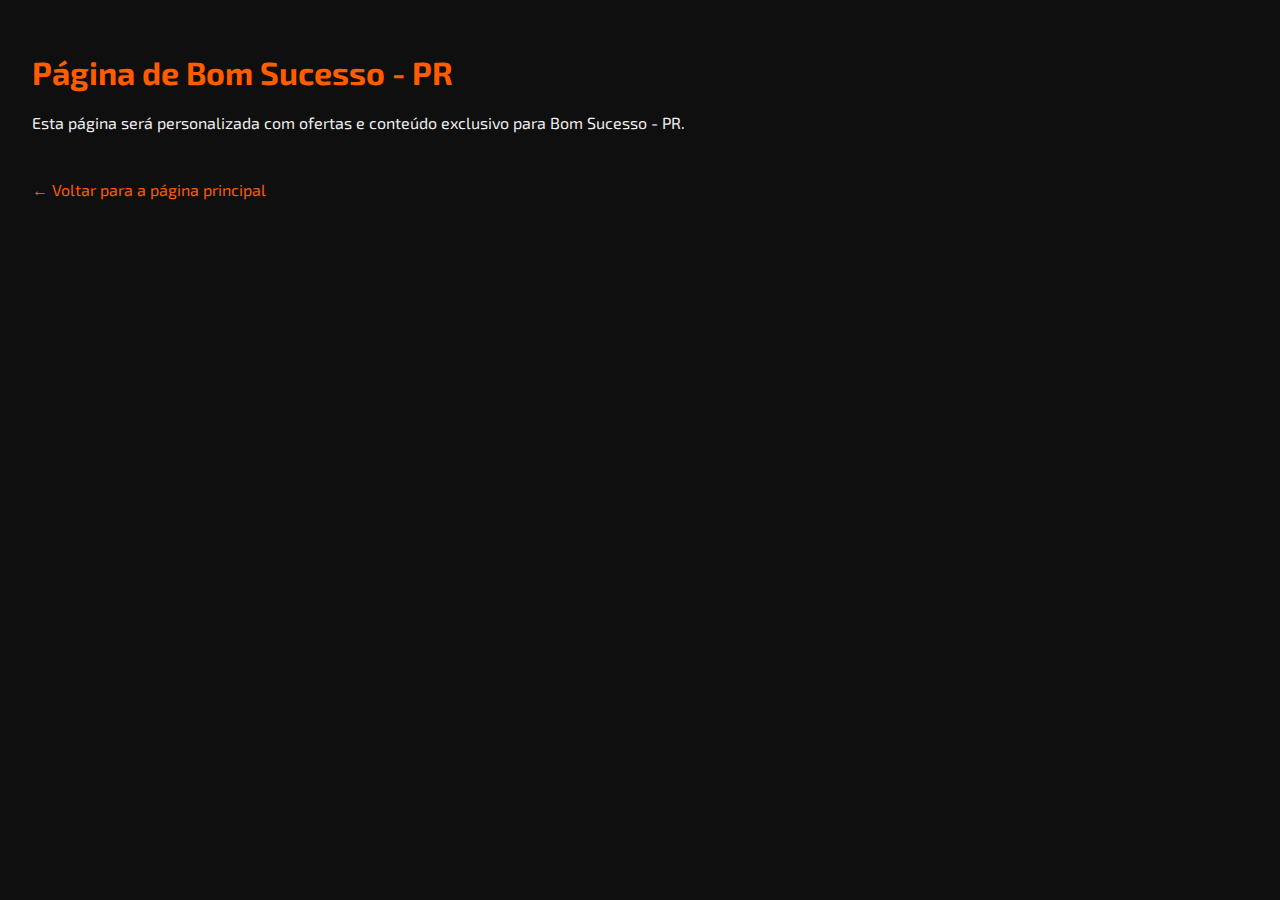
<file: bom-sucesso.html>
<!DOCTYPE html>
<html lang="pt-BR">
<head>
  <meta charset="UTF-8">
  <meta name="viewport" content="width=device-width, initial-scale=1.0">
  <title>Connectiva - Bom Sucesso - PR</title>
  <link href="https://fonts.googleapis.com/css2?family=Exo+2:wght@400;500;700&display=swap" rel="stylesheet">
  <style>
    body {
      font-family: 'Exo 2', sans-serif;
      background-color: #0f0f0f;
      color: #f0f0f0;
      margin: 0;
      padding: 2rem;
    }
    h1 {
      color: #ff5c00;
    }
    .voltar {
      margin-top: 2rem;
      display: inline-block;
      color: #ff5c00;
      text-decoration: none;
    }
  </style>
</head>
<body>
  <h1>Página de Bom Sucesso - PR</h1>
  <p>Esta página será personalizada com ofertas e conteúdo exclusivo para Bom Sucesso - PR.</p>
  <a class="voltar" href="../index.html">← Voltar para a página principal</a>
</body>
</html>
</file>
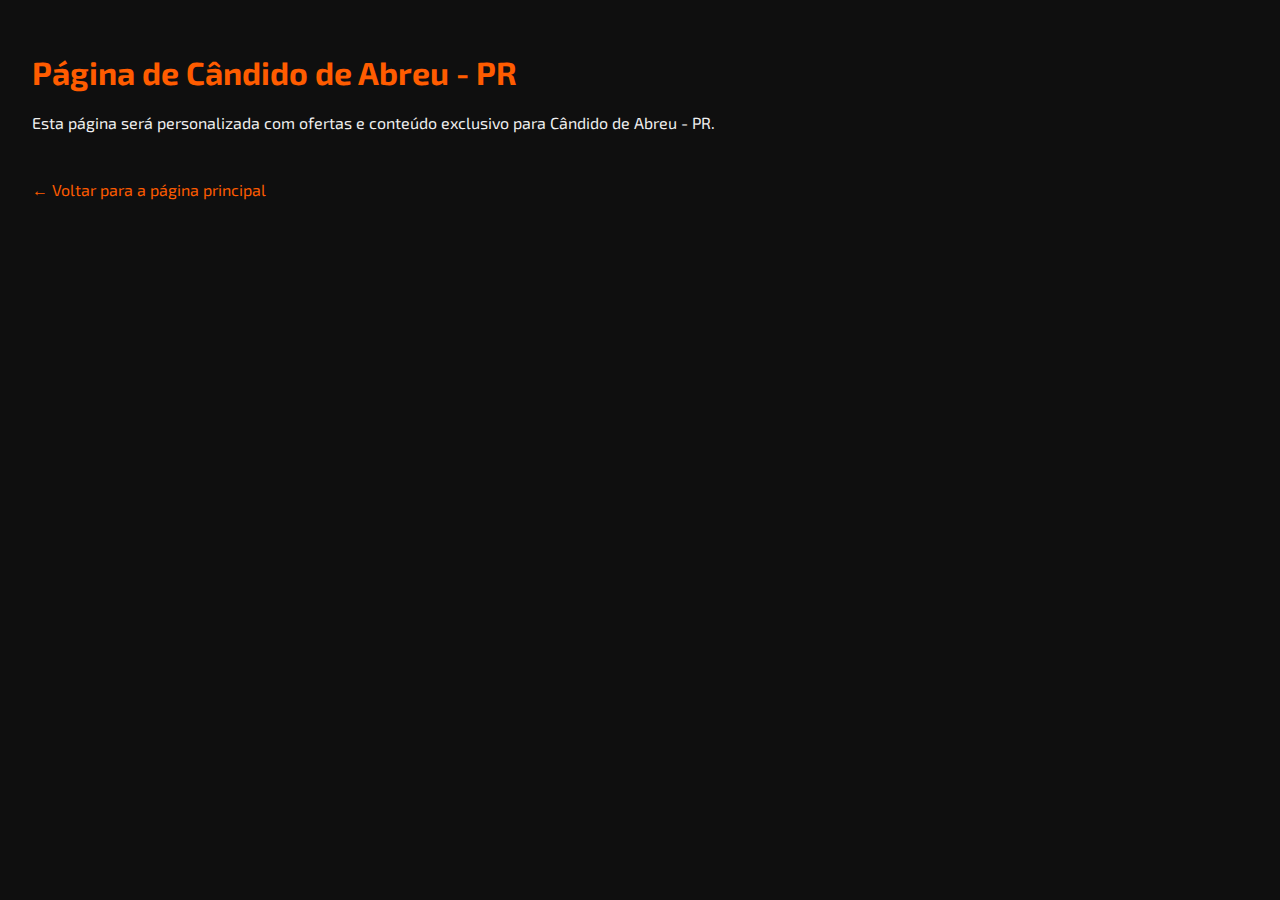
<file: candido.html>
<!DOCTYPE html>
<html lang="pt-BR">
<head>
  <meta charset="UTF-8">
  <meta name="viewport" content="width=device-width, initial-scale=1.0">
  <title>Connectiva - Cândido de Abreu - PR</title>
  <link href="https://fonts.googleapis.com/css2?family=Exo+2:wght@400;500;700&display=swap" rel="stylesheet">
  <style>
    body {
      font-family: 'Exo 2', sans-serif;
      background-color: #0f0f0f;
      color: #f0f0f0;
      margin: 0;
      padding: 2rem;
    }
    h1 {
      color: #ff5c00;
    }
    .voltar {
      margin-top: 2rem;
      display: inline-block;
      color: #ff5c00;
      text-decoration: none;
    }
  </style>
</head>
<body>
  <h1>Página de Cândido de Abreu - PR</h1>
  <p>Esta página será personalizada com ofertas e conteúdo exclusivo para Cândido de Abreu - PR.</p>
  <a class="voltar" href="../index.html">← Voltar para a página principal</a>
</body>
</html>
</file>
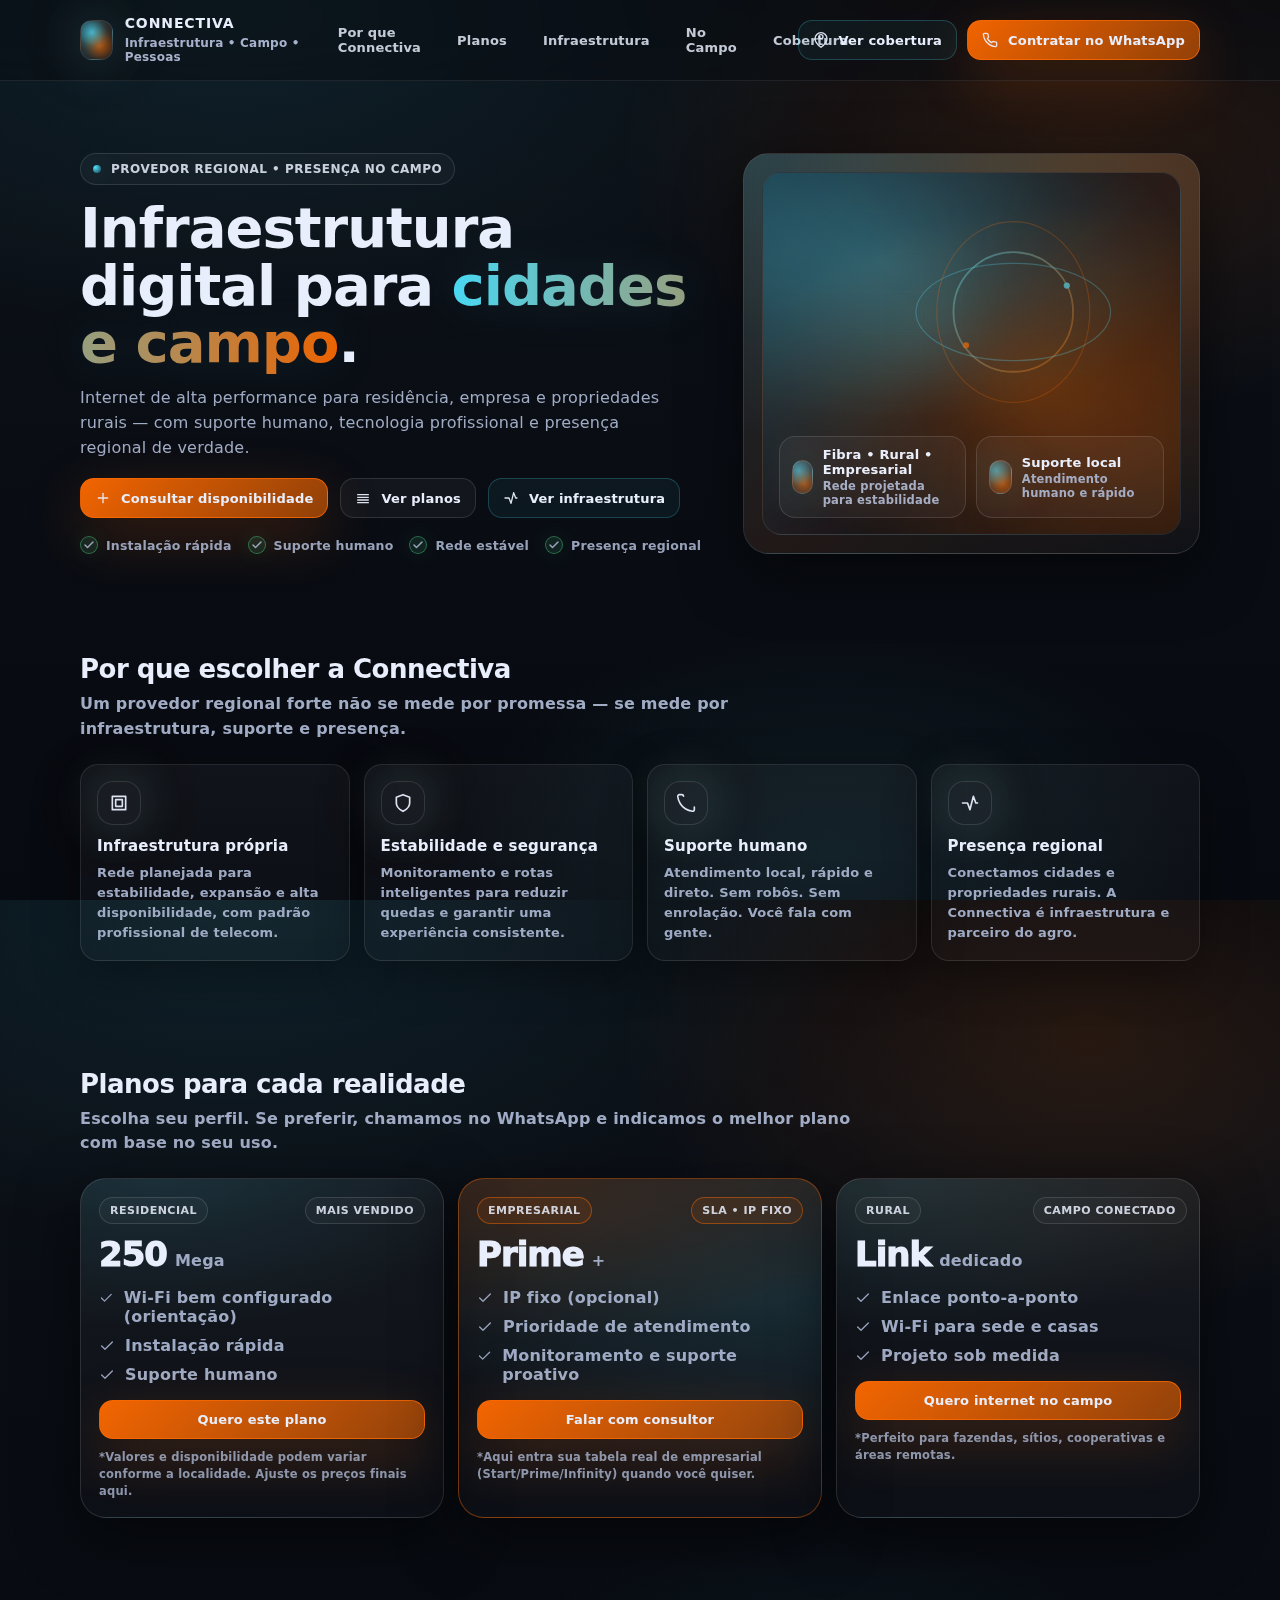
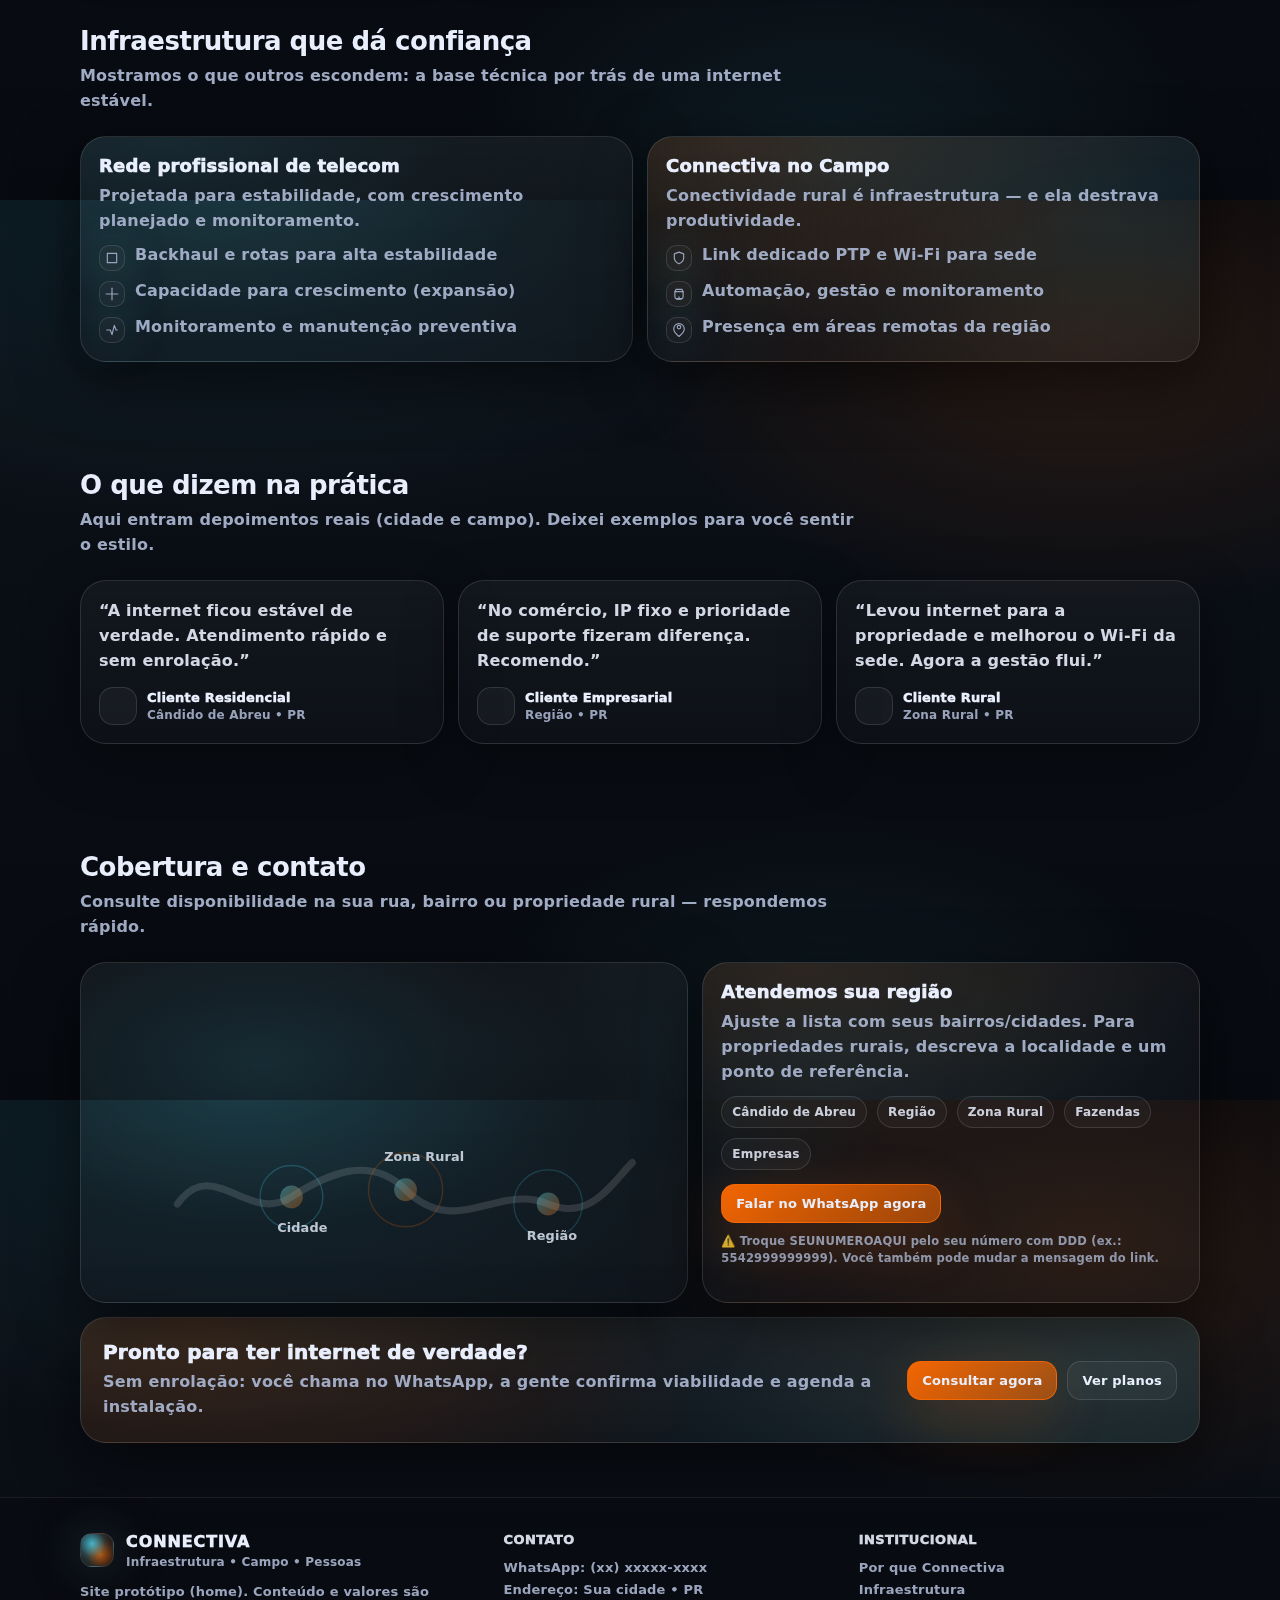
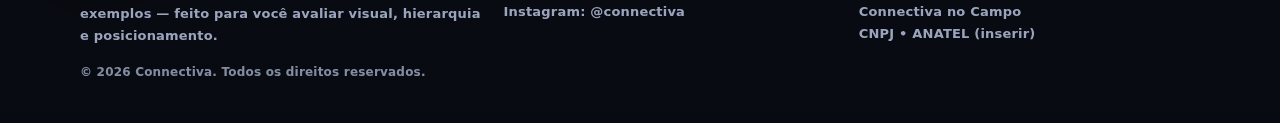
<file: connectiva_home_prototipo.html>
<!DOCTYPE html>
<html lang="pt-BR">
<head>
  <meta charset="utf-8" />
  <meta name="viewport" content="width=device-width,initial-scale=1" />
  <title>Connectiva — Infraestrutura Digital</title>
  <meta name="description" content="Infraestrutura digital para cidades e campo. Internet fibra, rural e empresarial com suporte humano e presença regional." />
  <style>
    :root{
      --bg:#0b0f16;
      --text:#e8eefc;
      --muted:#a7b2cc;
      --line:rgba(255,255,255,.08);
      --orange:#ff6a00;
      --cyan:#4de3ff;
      --good:#55f39b;
      --shadow: 0 18px 60px rgba(0,0,0,.55);
      --radius: 18px;
      --radius2: 26px;
      --max: 1160px;
      --glow: 0 0 48px rgba(77,227,255,.18), 0 0 72px rgba(255,106,0,.16);
      --font: ui-sans-serif, system-ui, -apple-system, Segoe UI, Roboto, Arial, "Helvetica Neue", "Noto Sans", "Liberation Sans", sans-serif;
    }
    *{box-sizing:border-box}
    html,body{height:100%}
    body{
      margin:0;
      background:
        radial-gradient(1200px 600px at 18% 0%, rgba(77,227,255,.11), transparent 55%),
        radial-gradient(900px 520px at 85% 16%, rgba(255,106,0,.12), transparent 52%),
        radial-gradient(700px 420px at 65% 95%, rgba(77,227,255,.08), transparent 55%),
        linear-gradient(180deg, #070a10, var(--bg) 26%, #070a10);
      color:var(--text);
      font-family: var(--font);
      letter-spacing: .2px;
      overflow-x:hidden;
    }
    a{color:inherit;text-decoration:none}
    .wrap{max-width:var(--max); margin:0 auto; padding:0 20px}
    .topbar{
      position:sticky; top:0; z-index:50;
      backdrop-filter: blur(14px);
      background: rgba(9,12,18,.55);
      border-bottom: 1px solid var(--line);
    }
    .nav{
      display:flex; align-items:center; justify-content:space-between;
      padding:14px 0;
      gap:12px;
    }
    .brand{display:flex; align-items:center; gap:12px; min-width: 220px;}
    .logo{
      width:40px;height:40px;border-radius:12px;
      background:
        radial-gradient(circle at 35% 30%, rgba(77,227,255,.75), rgba(77,227,255,.08) 42%, transparent 56%),
        radial-gradient(circle at 60% 65%, rgba(255,106,0,.65), rgba(255,106,0,.08) 46%, transparent 60%),
        linear-gradient(145deg, rgba(255,255,255,.10), rgba(255,255,255,.02));
      border: 1px solid rgba(255,255,255,.12);
      box-shadow: var(--glow);
      position:relative; overflow:hidden;
    }
    .logo:before{
      content:"";
      position:absolute; inset:-20%;
      background: conic-gradient(from 180deg, rgba(77,227,255,.0), rgba(77,227,255,.28), rgba(255,106,0,.0), rgba(255,106,0,.25), rgba(77,227,255,.0));
      filter: blur(10px);
      animation: spin 6.5s linear infinite;
      opacity:.9;
    }
    @keyframes spin{to{transform:rotate(360deg)}}
    .brand h1{margin:0; font-size:14px; line-height:1.1; font-weight:800; letter-spacing:.9px; text-transform:uppercase;}
    .brand span{display:block;color:var(--muted); font-size:12px; font-weight:600; margin-top:4px}
    .links{display:flex; gap:14px; align-items:center; justify-content:center; flex:1;}
    .links a{
      color: rgba(232,238,252,.84);
      font-weight:650;
      font-size:13px;
      padding:10px 10px;
      border-radius: 12px;
      border: 1px solid transparent;
      transition:.18s ease;
    }
    .links a:hover{border-color: rgba(255,255,255,.12); background: rgba(255,255,255,.03);}
    .actions{display:flex; gap:10px; align-items:center; min-width: 220px; justify-content:flex-end}
    .btn{
      display:inline-flex; align-items:center; justify-content:center; gap:10px;
      padding:11px 14px;
      border-radius: 14px;
      border: 1px solid rgba(255,255,255,.12);
      background: rgba(255,255,255,.04);
      color: var(--text);
      font-weight:750;
      font-size:13px;
      transition: transform .16s ease, background .16s ease, border-color .16s ease;
      cursor:pointer;
      user-select:none;
      white-space:nowrap;
    }
    .btn:hover{transform: translateY(-1px); border-color: rgba(255,255,255,.18); background: rgba(255,255,255,.06)}
    .btn.primary{
      background: linear-gradient(135deg, rgba(255,106,0,.95), rgba(255,106,0,.55));
      border-color: rgba(255,106,0,.75);
      box-shadow: 0 18px 58px rgba(255,106,0,.22);
    }
    .btn.primary:hover{background: linear-gradient(135deg, rgba(255,106,0,1), rgba(255,106,0,.60));}
    .btn.ghost{border-color: rgba(77,227,255,.22); background: rgba(77,227,255,.05);}
    .icon{width:16px; height:16px; display:inline-block; opacity:.95;}

    .hero{padding: 72px 0 46px; position:relative;}
    .heroGrid{display:grid; grid-template-columns: 1.25fr .9fr; gap: 28px; align-items:stretch;}
    .kicker{
      display:inline-flex; align-items:center; gap:10px;
      padding: 8px 12px;
      border-radius: 999px;
      border: 1px solid rgba(255,255,255,.12);
      background: rgba(255,255,255,.03);
      color: rgba(232,238,252,.86);
      font-weight:800;
      font-size:12px;
      letter-spacing:.5px;
      text-transform:uppercase;
      width:fit-content;
    }
    .dot{width:8px; height:8px; border-radius:99px; background: radial-gradient(circle at 30% 30%, var(--cyan), rgba(77,227,255,.12)); box-shadow: 0 0 24px rgba(77,227,255,.38);}
    .title{font-size: clamp(34px, 4.6vw, 56px); line-height: 1.03; margin: 14px 0 14px; font-weight: 900; letter-spacing: -1px;}
    .title em{
      font-style: normal;
      background: linear-gradient(90deg, rgba(77,227,255,.95), rgba(255,106,0,.92));
      -webkit-background-clip: text;
      background-clip:text;
      color: transparent;
      filter: drop-shadow(0 0 24px rgba(77,227,255,.12));
    }
    .sub{color: rgba(167,178,204,.96); font-size: 16px; line-height: 1.55; max-width: 58ch; margin: 0 0 18px;}
    .heroCtas{display:flex; gap:12px; flex-wrap:wrap; margin: 18px 0 18px}
    .micro{display:flex; gap:16px; flex-wrap:wrap; margin-top: 14px; color: rgba(167,178,204,.9); font-weight:700; font-size:12.5px;}
    .micro div{display:flex; align-items:center; gap:8px}
    .check{
      width:18px;height:18px;border-radius: 999px;
      background: rgba(85,243,155,.10);
      border:1px solid rgba(85,243,155,.35);
      display:grid; place-items:center;
      box-shadow: 0 0 22px rgba(85,243,155,.10);
    }
    .check svg{width:12px;height:12px}
    .heroCard{
      border-radius: var(--radius2);
      border: 1px solid rgba(255,255,255,.12);
      background:
        radial-gradient(900px 520px at 20% 0%, rgba(77,227,255,.12), transparent 55%),
        radial-gradient(800px 500px at 90% 30%, rgba(255,106,0,.12), transparent 58%),
        linear-gradient(180deg, rgba(255,255,255,.05), rgba(255,255,255,.02));
      box-shadow: var(--shadow);
      padding: 18px;
      position:relative;
      overflow:hidden;
    }
    .heroCard:after{
      content:"";
      position:absolute; inset: -1px;
      border-radius: var(--radius2);
      background: linear-gradient(135deg, rgba(77,227,255,.10), rgba(255,106,0,.10), rgba(255,255,255,0));
      pointer-events:none;
      mix-blend-mode: screen;
      opacity:.8;
    }
    .mock{
      height: 100%;
      min-height: 360px;
      border-radius: 20px;
      border: 1px solid rgba(255,255,255,.10);
      background:
        radial-gradient(500px 260px at 30% 25%, rgba(77,227,255,.22), transparent 60%),
        radial-gradient(520px 300px at 70% 60%, rgba(255,106,0,.20), transparent 62%),
        linear-gradient(135deg, rgba(12,19,32,.95), rgba(9,12,18,.85));
      position:relative;
      overflow:hidden;
    }
    .mock .grid{
      position:absolute; inset:-2px;
      background-image:
        linear-gradient(rgba(255,255,255,.06) 1px, transparent 1px),
        linear-gradient(90deg, rgba(255,255,255,.06) 1px, transparent 1px);
      background-size: 40px 40px;
      opacity:.22;
      mask-image: radial-gradient(circle at 35% 35%, black 0%, transparent 72%);
    }
    .mock .beam{
      position:absolute; inset:-40%;
      background: conic-gradient(from 210deg, rgba(77,227,255,.0), rgba(77,227,255,.22), rgba(255,106,0,.0), rgba(255,106,0,.22), rgba(77,227,255,.0));
      filter: blur(26px);
      animation: spin 10s linear infinite;
      opacity:.75;
    }
    .mock .stats{
      position:absolute; left:16px; right:16px; bottom:16px;
      display:grid; grid-template-columns: 1fr 1fr;
      gap: 10px;
    }
    .pill{
      border-radius: 16px;
      border: 1px solid rgba(255,255,255,.12);
      background: rgba(255,255,255,.04);
      padding: 10px 12px;
      display:flex; gap:10px; align-items:center;
    }
    .pill strong{display:block; font-size:13px}
    .pill span{display:block; font-size:11.5px; color:rgba(167,178,204,.95); margin-top:2px; font-weight:700}
    .orb{
      width:34px;height:34px;border-radius: 14px;
      background:
        radial-gradient(circle at 30% 30%, rgba(77,227,255,.55), rgba(77,227,255,.05) 55%, transparent 66%),
        radial-gradient(circle at 60% 70%, rgba(255,106,0,.55), rgba(255,106,0,.05) 55%, transparent 70%),
        linear-gradient(135deg, rgba(255,255,255,.10), rgba(255,255,255,.02));
      border: 1px solid rgba(255,255,255,.12);
      box-shadow: var(--glow);
    }

    section{padding: 54px 0}
    .sectionTitle{font-size: 26px; margin: 0 0 8px; font-weight: 900; letter-spacing: -.5px;}
    .sectionSub{margin: 0 0 22px; color: rgba(167,178,204,.96); line-height: 1.55; max-width: 70ch; font-weight:650;}
    .cards{display:grid; grid-template-columns: repeat(4, 1fr); gap: 14px;}
    .card{
      border-radius: var(--radius);
      border: 1px solid rgba(255,255,255,.10);
      background: linear-gradient(180deg, rgba(255,255,255,.04), rgba(255,255,255,.02));
      padding: 16px;
      box-shadow: 0 14px 46px rgba(0,0,0,.34);
      transition: transform .16s ease, border-color .16s ease, background .16s ease;
    }
    .card:hover{transform: translateY(-2px); border-color: rgba(255,255,255,.16); background: linear-gradient(180deg, rgba(255,255,255,.055), rgba(255,255,255,.02));}
    .card h3{margin: 12px 0 8px; font-size: 15px; font-weight: 900;}
    .card p{margin: 0; color: rgba(167,178,204,.95); line-height: 1.55; font-weight:650; font-size: 13px;}
    .badge{
      width:44px;height:44px;border-radius: 16px;
      border: 1px solid rgba(255,255,255,.12);
      background: rgba(255,255,255,.04);
      display:grid; place-items:center;
      box-shadow: var(--glow);
    }
    .badge svg{width:20px;height:20px; opacity:.95}

    .plans{display:grid; grid-template-columns: repeat(3, 1fr); gap: 14px;}
    .plan{
      border-radius: var(--radius2);
      border: 1px solid rgba(255,255,255,.12);
      background:
        radial-gradient(600px 260px at 20% 0%, rgba(77,227,255,.10), transparent 58%),
        linear-gradient(180deg, rgba(255,255,255,.045), rgba(255,255,255,.02));
      padding: 18px;
      box-shadow: var(--shadow);
      overflow:hidden;
    }
    .plan.featured{
      border-color: rgba(255,106,0,.42);
      background:
        radial-gradient(720px 280px at 20% 0%, rgba(255,106,0,.14), transparent 58%),
        radial-gradient(620px 280px at 90% 35%, rgba(77,227,255,.10), transparent 62%),
        linear-gradient(180deg, rgba(255,255,255,.05), rgba(255,255,255,.02));
    }
    .planTop{display:flex; justify-content:space-between; align-items:flex-start; gap:10px}
    .tag{
      display:inline-flex; align-items:center; gap:8px;
      padding: 6px 10px;
      border-radius: 999px;
      border: 1px solid rgba(255,255,255,.12);
      background: rgba(255,255,255,.03);
      font-size: 11px;
      font-weight: 900;
      letter-spacing: .5px;
      text-transform: uppercase;
      color: rgba(232,238,252,.86);
      white-space:nowrap;
    }
    .tag.hot{border-color: rgba(255,106,0,.45); background: rgba(255,106,0,.10)}
    .price{margin-top: 10px; display:flex; align-items:baseline; gap:8px;}
    .price strong{font-size: 34px; font-weight: 950; letter-spacing: -1px}
    .price span{color: rgba(167,178,204,.95); font-weight:800}
    .plan ul{margin: 14px 0 16px; padding: 0; list-style:none; display:grid; gap:10px}
    .plan li{display:flex; align-items:flex-start; gap:10px; color: rgba(167,178,204,.95); font-weight:700}
    .plan li svg{width:16px;height:16px; margin-top:2px; opacity:.95}
    .plan .btn{width:100%}
    .fine{margin-top: 10px; color: rgba(167,178,204,.82); font-size: 11.5px; line-height: 1.45; font-weight: 650;}

    .split{display:grid; grid-template-columns: 1fr 1fr; gap: 14px; align-items: stretch;}
    .panel{
      border-radius: var(--radius2);
      border: 1px solid rgba(255,255,255,.12);
      background:
        radial-gradient(700px 320px at 15% 0%, rgba(77,227,255,.10), transparent 60%),
        linear-gradient(180deg, rgba(255,255,255,.045), rgba(255,255,255,.02));
      box-shadow: var(--shadow);
      padding: 18px;
    }
    .panel.orange{
      background:
        radial-gradient(740px 320px at 15% 0%, rgba(255,106,0,.12), transparent 60%),
        radial-gradient(620px 320px at 85% 40%, rgba(77,227,255,.08), transparent 62%),
        linear-gradient(180deg, rgba(255,255,255,.045), rgba(255,255,255,.02));
    }
    .panel h3{margin: 0 0 8px; font-size: 18px; font-weight: 950}
    .panel p{margin: 0 0 12px; color: rgba(167,178,204,.95); line-height: 1.55; font-weight:650}
    .bullets{display:grid; gap:10px; margin:0; padding:0; list-style:none}
    .bullets li{display:flex; gap:10px; color: rgba(167,178,204,.95); font-weight:750}
    .bullets .mini{
      width:26px;height:26px;border-radius: 10px;
      border: 1px solid rgba(255,255,255,.12);
      background: rgba(255,255,255,.04);
      display:grid; place-items:center;
      box-shadow: var(--glow);
      flex:0 0 auto;
    }
    .bullets svg{width:14px;height:14px; opacity:.95}

    .testis{display:grid; grid-template-columns: repeat(3, 1fr); gap: 14px}
    .quote{
      border-radius: var(--radius2);
      border: 1px solid rgba(255,255,255,.12);
      background: linear-gradient(180deg, rgba(255,255,255,.04), rgba(255,255,255,.02));
      padding: 18px;
      box-shadow: 0 16px 54px rgba(0,0,0,.38);
    }
    .quote p{margin: 0 0 14px; color: rgba(232,238,252,.9); line-height:1.55; font-weight:700}
    .who{display:flex; align-items:center; gap:10px}
    .avatar{width:38px;height:38px;border-radius: 14px; border:1px solid rgba(255,255,255,.12); background: rgba(255,255,255,.04)}
    .who strong{display:block; font-weight:950; font-size: 13px}
    .who span{display:block; color: rgba(167,178,204,.9); font-weight:700; font-size: 12px; margin-top:3px}

    .coverage{display:grid; grid-template-columns: 1.1fr .9fr; gap: 14px; align-items: stretch;}
    .map{
      border-radius: var(--radius2);
      border: 1px solid rgba(255,255,255,.12);
      background:
        radial-gradient(520px 260px at 30% 30%, rgba(77,227,255,.12), transparent 62%),
        linear-gradient(180deg, rgba(255,255,255,.04), rgba(255,255,255,.02));
      box-shadow: var(--shadow);
      padding: 18px;
      min-height: 280px;
    }
    .map svg{width:100%; height:100%; opacity:.95}
    .cities{
      border-radius: var(--radius2);
      border: 1px solid rgba(255,255,255,.12);
      background:
        radial-gradient(680px 320px at 20% 0%, rgba(255,106,0,.10), transparent 62%),
        linear-gradient(180deg, rgba(255,255,255,.04), rgba(255,255,255,.02));
      box-shadow: var(--shadow);
      padding: 18px;
    }
    .cityList{display:flex; flex-wrap:wrap; gap:10px; margin: 10px 0 14px}
    .chip{
      padding: 8px 10px;
      border-radius: 999px;
      border: 1px solid rgba(255,255,255,.12);
      background: rgba(255,255,255,.03);
      color: rgba(232,238,252,.86);
      font-weight:850;
      font-size: 12px;
    }

    .cta{
      border-radius: 26px;
      border: 1px solid rgba(255,255,255,.12);
      background:
        radial-gradient(900px 420px at 10% 0%, rgba(255,106,0,.16), transparent 60%),
        radial-gradient(900px 420px at 90% 40%, rgba(77,227,255,.12), transparent 62%),
        linear-gradient(180deg, rgba(255,255,255,.045), rgba(255,255,255,.02));
      box-shadow: var(--shadow);
      padding: 22px;
      display:flex;
      align-items:center;
      justify-content:space-between;
      gap:14px;
    }
    .cta h3{margin:0; font-size: 20px; font-weight: 950}
    .cta p{margin:6px 0 0; color: rgba(167,178,204,.95); font-weight:650; line-height:1.55; max-width: 70ch}

    footer{
      padding: 34px 0 44px;
      border-top: 1px solid var(--line);
      background: rgba(0,0,0,.10);
    }
    .foot{display:grid; grid-template-columns: 1.2fr 1fr 1fr; gap: 14px; align-items:start;}
    .foot h4{margin: 0 0 10px; font-size: 13px; font-weight: 950; letter-spacing:.4px; text-transform:uppercase; color: rgba(232,238,252,.9)}
    .foot p, .foot a{margin: 0; color: rgba(167,178,204,.92); font-weight:650; line-height:1.7; font-size: 13px;}
    .muted{color: rgba(167,178,204,.92)}
    .small{margin-top: 18px; font-size: 12px; color: rgba(167,178,204,.78); font-weight:650}

    @media (max-width: 980px){
      .heroGrid{grid-template-columns: 1fr}
      .links{display:none}
      .cards{grid-template-columns: 1fr 1fr}
      .plans{grid-template-columns: 1fr}
      .split{grid-template-columns: 1fr}
      .testis{grid-template-columns: 1fr}
      .coverage{grid-template-columns: 1fr}
      .cta{flex-direction:column; align-items:flex-start}
      .actions{min-width:auto}
      .brand{min-width:auto}
    }
    @media (max-width: 520px){
      .cards{grid-template-columns: 1fr}
      .btn{width:100%}
      .actions{display:none}
      .hero{padding-top: 44px}
    }
    html{scroll-behavior:smooth}
  </style>
</head>
<body>

  <div class="topbar">
    <div class="wrap">
      <div class="nav">
        <div class="brand">
          <div class="logo" aria-hidden="true"></div>
          <div>
            <h1>CONNECTIVA</h1>
            <span>Infraestrutura • Campo • Pessoas</span>
          </div>
        </div>

        <div class="links" aria-label="Navegação principal">
          <a href="#beneficios">Por que Connectiva</a>
          <a href="#planos">Planos</a>
          <a href="#infra">Infraestrutura</a>
          <a href="#campo">No Campo</a>
          <a href="#cobertura">Cobertura</a>
        </div>

        <div class="actions">
          <a class="btn ghost" href="#cobertura">
            <span class="icon" aria-hidden="true">
              <svg viewBox="0 0 24 24" fill="none" stroke="currentColor" stroke-width="2" stroke-linecap="round" stroke-linejoin="round">
                <path d="M21 10c0 6-9 13-9 13S3 16 3 10a9 9 0 0 1 18 0Z"></path>
                <path d="M12 10a3 3 0 1 0 0-6 3 3 0 0 0 0 6Z"></path>
              </svg>
            </span>
            Ver cobertura
          </a>
          <a class="btn primary" href="#whatsapp">
            <span class="icon" aria-hidden="true">
              <svg viewBox="0 0 24 24" fill="none" stroke="currentColor" stroke-width="2" stroke-linecap="round" stroke-linejoin="round">
                <path d="M22 16.92v3a2 2 0 0 1-2.18 2 19.86 19.86 0 0 1-8.63-3.07 19.5 19.5 0 0 1-6-6A19.86 19.86 0 0 1 2.08 4.18 2 2 0 0 1 4.06 2h3a2 2 0 0 1 2 1.72c.12.86.32 1.7.59 2.5a2 2 0 0 1-.45 2.11L8.09 9.91a16 16 0 0 0 6 6l1.58-1.11a2 2 0 0 1 2.11-.45c.8.27 1.64.47 2.5.59A2 2 0 0 1 22 16.92Z"></path>
              </svg>
            </span>
            Contratar no WhatsApp
          </a>
        </div>
      </div>
    </div>
  </div>

  <header class="hero">
    <div class="wrap">
      <div class="heroGrid">
        <div>
          <div class="kicker"><span class="dot"></span> Provedor regional • presença no campo</div>
          <h2 class="title">Infraestrutura digital para <em>cidades e campo</em>.</h2>
          <p class="sub">
            Internet de alta performance para residência, empresa e propriedades rurais — com suporte humano,
            tecnologia profissional e presença regional de verdade.
          </p>

          <div class="heroCtas">
            <a class="btn primary" href="#whatsapp">
              <span class="icon" aria-hidden="true">
                <svg viewBox="0 0 24 24" fill="none" stroke="currentColor" stroke-width="2" stroke-linecap="round" stroke-linejoin="round">
                  <path d="M5 12h14"></path><path d="M12 5v14"></path>
                </svg>
              </span>
              Consultar disponibilidade
            </a>
            <a class="btn" href="#planos">
              <span class="icon" aria-hidden="true">
                <svg viewBox="0 0 24 24" fill="none" stroke="currentColor" stroke-width="2" stroke-linecap="round" stroke-linejoin="round">
                  <path d="M4 19h16"></path><path d="M4 15h16"></path><path d="M4 11h16"></path><path d="M4 7h16"></path>
                </svg>
              </span>
              Ver planos
            </a>
            <a class="btn ghost" href="#infra">
              <span class="icon" aria-hidden="true">
                <svg viewBox="0 0 24 24" fill="none" stroke="currentColor" stroke-width="2" stroke-linecap="round" stroke-linejoin="round">
                  <path d="M3 12h6l3 8 4-16 3 8h2"></path>
                </svg>
              </span>
              Ver infraestrutura
            </a>
          </div>

          <div class="micro">
            <div><span class="check" aria-hidden="true"><svg viewBox="0 0 24 24" fill="none" stroke="currentColor" stroke-width="3" stroke-linecap="round" stroke-linejoin="round"><path d="M20 6 9 17l-5-5"/></svg></span> Instalação rápida</div>
            <div><span class="check" aria-hidden="true"><svg viewBox="0 0 24 24" fill="none" stroke="currentColor" stroke-width="3" stroke-linecap="round" stroke-linejoin="round"><path d="M20 6 9 17l-5-5"/></svg></span> Suporte humano</div>
            <div><span class="check" aria-hidden="true"><svg viewBox="0 0 24 24" fill="none" stroke="currentColor" stroke-width="3" stroke-linecap="round" stroke-linejoin="round"><path d="M20 6 9 17l-5-5"/></svg></span> Rede estável</div>
            <div><span class="check" aria-hidden="true"><svg viewBox="0 0 24 24" fill="none" stroke="currentColor" stroke-width="3" stroke-linecap="round" stroke-linejoin="round"><path d="M20 6 9 17l-5-5"/></svg></span> Presença regional</div>
          </div>
        </div>

        <div class="heroCard">
          <div class="mock">
            <div class="beam" aria-hidden="true"></div>
            <div class="grid" aria-hidden="true"></div>

            <svg viewBox="0 0 600 420" style="position:absolute; inset:0; width:100%; height:100%; opacity:.75;">
              <defs>
                <linearGradient id="g1" x1="0" y1="0" x2="1" y2="1">
                  <stop offset="0" stop-color="rgba(77,227,255,.85)"/>
                  <stop offset="1" stop-color="rgba(255,106,0,.75)"/>
                </linearGradient>
              </defs>
              <circle cx="360" cy="150" r="86" fill="none" stroke="url(#g1)" stroke-width="2.6" opacity=".65"/>
              <ellipse cx="360" cy="150" rx="140" ry="70" fill="none" stroke="rgba(77,227,255,.35)" stroke-width="1.7"/>
              <ellipse cx="360" cy="150" rx="110" ry="130" fill="none" stroke="rgba(255,106,0,.30)" stroke-width="1.7"/>
              <circle cx="437" cy="112" r="4.5" fill="rgba(77,227,255,.8)"/>
              <circle cx="292" cy="198" r="4.5" fill="rgba(255,106,0,.85)"/>
            </svg>

            <div class="stats">
              <div class="pill"><div class="orb" aria-hidden="true"></div><div><strong>Fibra • Rural • Empresarial</strong><span>Rede projetada para estabilidade</span></div></div>
              <div class="pill"><div class="orb" aria-hidden="true"></div><div><strong>Suporte local</strong><span>Atendimento humano e rápido</span></div></div>
            </div>

          </div>
        </div>
      </div>
    </div>
  </header>

  <section id="beneficios">
    <div class="wrap">
      <h3 class="sectionTitle">Por que escolher a Connectiva</h3>
      <p class="sectionSub">Um provedor regional forte não se mede por promessa — se mede por infraestrutura, suporte e presença.</p>

      <div class="cards">
        <div class="card">
          <div class="badge" aria-hidden="true"><svg viewBox="0 0 24 24" fill="none" stroke="currentColor" stroke-width="2" stroke-linecap="round" stroke-linejoin="round"><path d="M4 4h16v16H4z"></path><path d="M8 8h8v8H8z"></path></svg></div>
          <h3>Infraestrutura própria</h3>
          <p>Rede planejada para estabilidade, expansão e alta disponibilidade, com padrão profissional de telecom.</p>
        </div>
        <div class="card">
          <div class="badge" aria-hidden="true"><svg viewBox="0 0 24 24" fill="none" stroke="currentColor" stroke-width="2" stroke-linecap="round" stroke-linejoin="round"><path d="M12 22s8-4 8-10V5l-8-3-8 3v7c0 6 8 10 8 10z"></path></svg></div>
          <h3>Estabilidade e segurança</h3>
          <p>Monitoramento e rotas inteligentes para reduzir quedas e garantir uma experiência consistente.</p>
        </div>
        <div class="card">
          <div class="badge" aria-hidden="true"><svg viewBox="0 0 24 24" fill="none" stroke="currentColor" stroke-width="2" stroke-linecap="round" stroke-linejoin="round"><path d="M22 16.92v3a2 2 0 0 1-2.18 2 19.86 19.86 0 0 1-8.63-3.07 19.5 19.5 0 0 1-6-6A19.86 19.86 0 0 1 2.08 4.18 2 2 0 0 1 4.06 2h3a2 2 0 0 1 2 1.72"></path></svg></div>
          <h3>Suporte humano</h3>
          <p>Atendimento local, rápido e direto. Sem robôs. Sem enrolação. Você fala com gente.</p>
        </div>
        <div class="card">
          <div class="badge" aria-hidden="true"><svg viewBox="0 0 24 24" fill="none" stroke="currentColor" stroke-width="2" stroke-linecap="round" stroke-linejoin="round"><path d="M3 12h6l3 8 4-16 3 8h2"></path></svg></div>
          <h3>Presença regional</h3>
          <p>Conectamos cidades e propriedades rurais. A Connectiva é infraestrutura e parceiro do agro.</p>
        </div>
      </div>
    </div>
  </section>

  <section id="planos">
    <div class="wrap">
      <h3 class="sectionTitle">Planos para cada realidade</h3>
      <p class="sectionSub">Escolha seu perfil. Se preferir, chamamos no WhatsApp e indicamos o melhor plano com base no seu uso.</p>

      <div class="plans">
        <div class="plan">
          <div class="planTop">
            <div><div class="tag">Residencial</div><div class="price"><strong>250</strong><span>Mega</span></div></div>
            <div class="tag">Mais vendido</div>
          </div>
          <ul>
            <li><svg viewBox="0 0 24 24" fill="none" stroke="currentColor" stroke-width="2" stroke-linecap="round" stroke-linejoin="round"><path d="M20 6 9 17l-5-5"/></svg> Wi‑Fi bem configurado (orientação)</li>
            <li><svg viewBox="0 0 24 24" fill="none" stroke="currentColor" stroke-width="2" stroke-linecap="round" stroke-linejoin="round"><path d="M20 6 9 17l-5-5"/></svg> Instalação rápida</li>
            <li><svg viewBox="0 0 24 24" fill="none" stroke="currentColor" stroke-width="2" stroke-linecap="round" stroke-linejoin="round"><path d="M20 6 9 17l-5-5"/></svg> Suporte humano</li>
          </ul>
          <a class="btn primary" href="#whatsapp">Quero este plano</a>
          <div class="fine">*Valores e disponibilidade podem variar conforme a localidade. Ajuste os preços finais aqui.</div>
        </div>

        <div class="plan featured">
          <div class="planTop">
            <div><div class="tag hot">Empresarial</div><div class="price"><strong>Prime</strong><span>+</span></div></div>
            <div class="tag hot">SLA • IP Fixo</div>
          </div>
          <ul>
            <li><svg viewBox="0 0 24 24" fill="none" stroke="currentColor" stroke-width="2" stroke-linecap="round" stroke-linejoin="round"><path d="M20 6 9 17l-5-5"/></svg> IP fixo (opcional)</li>
            <li><svg viewBox="0 0 24 24" fill="none" stroke="currentColor" stroke-width="2" stroke-linecap="round" stroke-linejoin="round"><path d="M20 6 9 17l-5-5"/></svg> Prioridade de atendimento</li>
            <li><svg viewBox="0 0 24 24" fill="none" stroke="currentColor" stroke-width="2" stroke-linecap="round" stroke-linejoin="round"><path d="M20 6 9 17l-5-5"/></svg> Monitoramento e suporte proativo</li>
          </ul>
          <a class="btn primary" href="#whatsapp">Falar com consultor</a>
          <div class="fine">*Aqui entra sua tabela real de empresarial (Start/Prime/Infinity) quando você quiser.</div>
        </div>

        <div class="plan">
          <div class="planTop">
            <div><div class="tag">Rural</div><div class="price"><strong>Link</strong><span>dedicado</span></div></div>
            <div class="tag">Campo conectado</div>
          </div>
          <ul>
            <li><svg viewBox="0 0 24 24" fill="none" stroke="currentColor" stroke-width="2" stroke-linecap="round" stroke-linejoin="round"><path d="M20 6 9 17l-5-5"/></svg> Enlace ponto‑a‑ponto</li>
            <li><svg viewBox="0 0 24 24" fill="none" stroke="currentColor" stroke-width="2" stroke-linecap="round" stroke-linejoin="round"><path d="M20 6 9 17l-5-5"/></svg> Wi‑Fi para sede e casas</li>
            <li><svg viewBox="0 0 24 24" fill="none" stroke="currentColor" stroke-width="2" stroke-linecap="round" stroke-linejoin="round"><path d="M20 6 9 17l-5-5"/></svg> Projeto sob medida</li>
          </ul>
          <a class="btn primary" href="#whatsapp">Quero internet no campo</a>
          <div class="fine">*Perfeito para fazendas, sítios, cooperativas e áreas remotas.</div>
        </div>
      </div>
    </div>
  </section>

  <section id="infra">
    <div class="wrap">
      <h3 class="sectionTitle">Infraestrutura que dá confiança</h3>
      <p class="sectionSub">Mostramos o que outros escondem: a base técnica por trás de uma internet estável.</p>

      <div class="split">
        <div class="panel">
          <h3>Rede profissional de telecom</h3>
          <p>Projetada para estabilidade, com crescimento planejado e monitoramento.</p>
          <ul class="bullets">
            <li><span class="mini" aria-hidden="true"><svg viewBox="0 0 24 24" fill="none" stroke="currentColor" stroke-width="2" stroke-linecap="round" stroke-linejoin="round"><path d="M4 4h16v16H4z"></path></svg></span> Backhaul e rotas para alta estabilidade</li>
            <li><span class="mini" aria-hidden="true"><svg viewBox="0 0 24 24" fill="none" stroke="currentColor" stroke-width="2" stroke-linecap="round" stroke-linejoin="round"><path d="M12 2v20"></path><path d="M2 12h20"></path></svg></span> Capacidade para crescimento (expansão)</li>
            <li><span class="mini" aria-hidden="true"><svg viewBox="0 0 24 24" fill="none" stroke="currentColor" stroke-width="2" stroke-linecap="round" stroke-linejoin="round"><path d="M3 12h6l3 8 4-16 3 8h2"></path></svg></span> Monitoramento e manutenção preventiva</li>
          </ul>
        </div>

        <div class="panel orange" id="campo">
          <h3>Connectiva no Campo</h3>
          <p>Conectividade rural é infraestrutura — e ela destrava produtividade.</p>
          <ul class="bullets">
            <li><span class="mini" aria-hidden="true"><svg viewBox="0 0 24 24" fill="none" stroke="currentColor" stroke-width="2" stroke-linecap="round" stroke-linejoin="round"><path d="M12 22s8-4 8-10V5l-8-3-8 3v7c0 6 8 10 8 10z"></path></svg></span> Link dedicado PTP e Wi‑Fi para sede</li>
            <li><span class="mini" aria-hidden="true"><svg viewBox="0 0 24 24" fill="none" stroke="currentColor" stroke-width="2" stroke-linecap="round" stroke-linejoin="round"><path d="M8 21h8"></path><path d="M12 17v4"></path><path d="M7 4h10l2 4H5l2-4Z"></path><path d="M5 8v9a3 3 0 0 0 3 3h8a3 3 0 0 0 3-3V8"></path></svg></span> Automação, gestão e monitoramento</li>
            <li><span class="mini" aria-hidden="true"><svg viewBox="0 0 24 24" fill="none" stroke="currentColor" stroke-width="2" stroke-linecap="round" stroke-linejoin="round"><path d="M21 10c0 6-9 13-9 13S3 16 3 10a9 9 0 0 1 18 0Z"></path><path d="M12 10a3 3 0 1 0 0-6 3 3 0 0 0 0 6Z"></path></svg></span> Presença em áreas remotas da região</li>
          </ul>
        </div>
      </div>
    </div>
  </section>

  <section>
    <div class="wrap">
      <h3 class="sectionTitle">O que dizem na prática</h3>
      <p class="sectionSub">Aqui entram depoimentos reais (cidade e campo). Deixei exemplos para você sentir o estilo.</p>

      <div class="testis">
        <div class="quote">
          <p>“A internet ficou estável de verdade. Atendimento rápido e sem enrolação.”</p>
          <div class="who"><div class="avatar" aria-hidden="true"></div><div><strong>Cliente Residencial</strong><span>Cândido de Abreu • PR</span></div></div>
        </div>
        <div class="quote">
          <p>“No comércio, IP fixo e prioridade de suporte fizeram diferença. Recomendo.”</p>
          <div class="who"><div class="avatar" aria-hidden="true"></div><div><strong>Cliente Empresarial</strong><span>Região • PR</span></div></div>
        </div>
        <div class="quote">
          <p>“Levou internet para a propriedade e melhorou o Wi‑Fi da sede. Agora a gestão flui.”</p>
          <div class="who"><div class="avatar" aria-hidden="true"></div><div><strong>Cliente Rural</strong><span>Zona Rural • PR</span></div></div>
        </div>
      </div>
    </div>
  </section>

  <section id="cobertura">
    <div class="wrap">
      <h3 class="sectionTitle">Cobertura e contato</h3>
      <p class="sectionSub">Consulte disponibilidade na sua rua, bairro ou propriedade rural — respondemos rápido.</p>

      <div class="coverage">
        <div class="map" aria-label="Mapa ilustrativo de cobertura">
          <svg viewBox="0 0 800 420" fill="none">
            <defs>
              <linearGradient id="m1" x1="0" y1="0" x2="1" y2="1">
                <stop offset="0" stop-color="rgba(77,227,255,.45)"/>
                <stop offset="1" stop-color="rgba(255,106,0,.40)"/>
              </linearGradient>
            </defs>
            <path d="M110 310 C 160 240, 210 340, 270 300 C 320 268, 380 240, 430 290 C 500 360, 560 280, 630 310 C 690 335, 720 280, 748 252"
                  stroke="rgba(255,255,255,.18)" stroke-width="10" stroke-linecap="round" opacity=".75"/>
            <circle cx="270" cy="300" r="16" fill="url(#m1)" opacity=".9"/>
            <circle cx="430" cy="290" r="16" fill="url(#m1)" opacity=".9"/>
            <circle cx="630" cy="310" r="16" fill="url(#m1)" opacity=".9"/>
            <circle cx="270" cy="300" r="44" stroke="rgba(77,227,255,.22)" stroke-width="2"/>
            <circle cx="430" cy="290" r="52" stroke="rgba(255,106,0,.22)" stroke-width="2"/>
            <circle cx="630" cy="310" r="48" stroke="rgba(77,227,255,.18)" stroke-width="2"/>
            <text x="250" y="350" fill="rgba(232,238,252,.85)" font-size="18" font-weight="800">Cidade</text>
            <text x="400" y="250" fill="rgba(232,238,252,.85)" font-size="18" font-weight="800">Zona Rural</text>
            <text x="600" y="360" fill="rgba(232,238,252,.85)" font-size="18" font-weight="800">Região</text>
          </svg>
        </div>

        <div class="cities">
          <h3 style="margin:0 0 8px; font-size:18px; font-weight:950;">Atendemos sua região</h3>
          <p style="margin:0; color: rgba(167,178,204,.95); line-height:1.55; font-weight:650;">
            Ajuste a lista com seus bairros/cidades. Para propriedades rurais, descreva a localidade e um ponto de referência.
          </p>

          <div class="cityList" style="margin-top:12px;">
            <span class="chip">Cândido de Abreu</span>
            <span class="chip">Região</span>
            <span class="chip">Zona Rural</span>
            <span class="chip">Fazendas</span>
            <span class="chip">Empresas</span>
          </div>

          <div id="whatsapp" style="margin-top:10px;">
            <a class="btn primary" href="https://wa.me/55SEUNUMEROAQUI?text=Ol%C3%A1%21%20Quero%20consultar%20disponibilidade%20e%20planos%20da%20Connectiva." target="_blank" rel="noopener">
              Falar no WhatsApp agora
            </a>
            <div class="fine">
              ⚠️ Troque <strong>SEUNUMEROAQUI</strong> pelo seu número com DDD (ex.: 5542999999999). Você também pode mudar a mensagem do link.
            </div>
          </div>
        </div>
      </div>

      <div class="cta" style="margin-top: 14px;">
        <div>
          <h3>Pronto para ter internet de verdade?</h3>
          <p>Sem enrolação: você chama no WhatsApp, a gente confirma viabilidade e agenda a instalação.</p>
        </div>
        <div style="display:flex; gap:10px; flex-wrap:wrap;">
          <a class="btn primary" href="#whatsapp">Consultar agora</a>
          <a class="btn" href="#planos">Ver planos</a>
        </div>
      </div>
    </div>
  </section>

  <footer>
    <div class="wrap">
      <div class="foot">
        <div>
          <div style="display:flex; align-items:center; gap:12px; margin-bottom:12px;">
            <div class="logo" style="width:34px;height:34px;border-radius:12px;" aria-hidden="true"></div>
            <div>
              <div style="font-weight:950; letter-spacing:.9px;">CONNECTIVA</div>
              <div class="muted" style="font-size:12px; font-weight:700; margin-top:4px;">Infraestrutura • Campo • Pessoas</div>
            </div>
          </div>
          <p>Site protótipo (home). Conteúdo e valores são exemplos — feito para você avaliar visual, hierarquia e posicionamento.</p>
          <div class="small">© <span id="year"></span> Connectiva. Todos os direitos reservados.</div>
        </div>

        <div>
          <h4>Contato</h4>
          <p>WhatsApp: <span class="muted">(xx) xxxxx-xxxx</span></p>
          <p>Endereço: <span class="muted">Sua cidade • PR</span></p>
          <p>Instagram: <span class="muted">@connectiva</span></p>
        </div>

        <div>
          <h4>Institucional</h4>
          <p><a href="#beneficios">Por que Connectiva</a></p>
          <p><a href="#infra">Infraestrutura</a></p>
          <p><a href="#campo">Connectiva no Campo</a></p>
          <p><span class="muted">CNPJ • ANATEL (inserir)</span></p>
        </div>
      </div>
    </div>
  </footer>

  <script>
    document.getElementById("year").textContent = new Date().getFullYear();
  </script>
</body>
</html>
</file>
